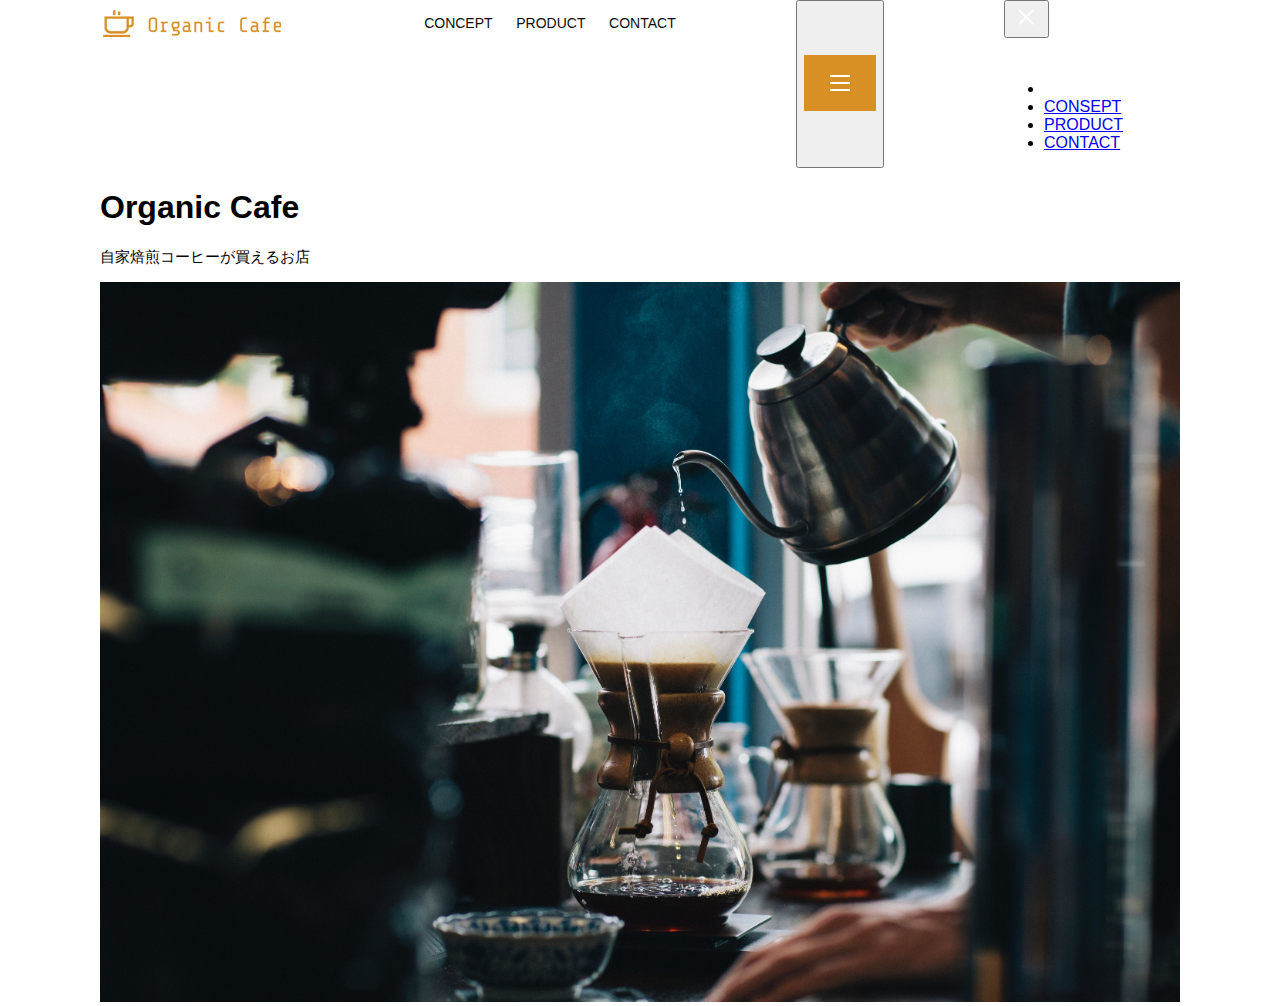
<file: kadai_013/index.html>
<!DOCTYPE html>
<html>
  <head>
    <title>Organic Cafe</title>
    <meta charset="UTF-8" />
    <meta
      name="description"
      content="自家焙煎のコーヒーがお家で楽しめるOrganic Cafe"
    />
    <meta name="viewport" content="width=device-width, initial-scale=1.0" />
    <link rel="stylesheet" href="style.css" />
  </head>
  <body>
    <!-- ヘッダー -->
    <header>
      <!-- ロゴ -->
      <a href="index.html" id="logo"
        ><img src="images/logo.png" alt="トップページに戻る"
      /></a>

      <!-- PC用ナビゲーション -->
      <nav id="nav-pc">
        <a href="index.html#concept">CONCEPT</a>
        <a href="index.html#product">PRODUCT</a>
        <a href="index.html#contact">CONTACT</a>
      </nav>
             <!-- スマホ用メニューボタン -->
             <button id="menu-sp" onclick="document.getElementById('nav-sp').style.display = 'block'">
              <img src="images/button-menu.png" alt="ナビゲーションを開く">
            </button>
            <!-- スマホ用ナビゲーション -->
        <div id="nav-sp">
          <button id="close" onclick="document.getElementById('nav-sp').style.display = 'none'">
            <img src="images/button-close.png" alt="ナビゲーションを閉じる">
          </button>
          <nav>
            <ul>
              <li>
                <a id="logo-sp" href="index.html" onclick="document.getElementById('nav-sp').style.display = 'none'"><img src="images/logo-sp.png" alt="トップページに戻る"></a>
              </li>
              <li><a class="menu" href="index.html#concept" onclick="document.getElementById('nav-sp').style.display = 'none'">CONSEPT</a></li>
              <li><a class="menu" href="index.html#product" onclick="document.getElementById('nav-sp').style.display = 'none'">PRODUCT</a></li>
              <li><a class="menu" href="index.html#contact" onclick="document.getElementById('nav-sp').style.display = 'none'">CONTACT</a></li>
            </ul>
          </nav>
        </div>
    </header>
    <main>
      <article>
        <!-- メインビジュアル -->
        <section id="main-visual">
          <div id="main-message">
            <h1>Organic Cafe</h1>
            <p>自家焙煎コーヒーが買えるお店</p>
          </div>
          <img
            src="images/main-image.jpg"
            alt="コーヒーをハンドドリップで淹れる画像"
          />
        </section>
      </article>
    </main>
  </body>
</html>
</file>
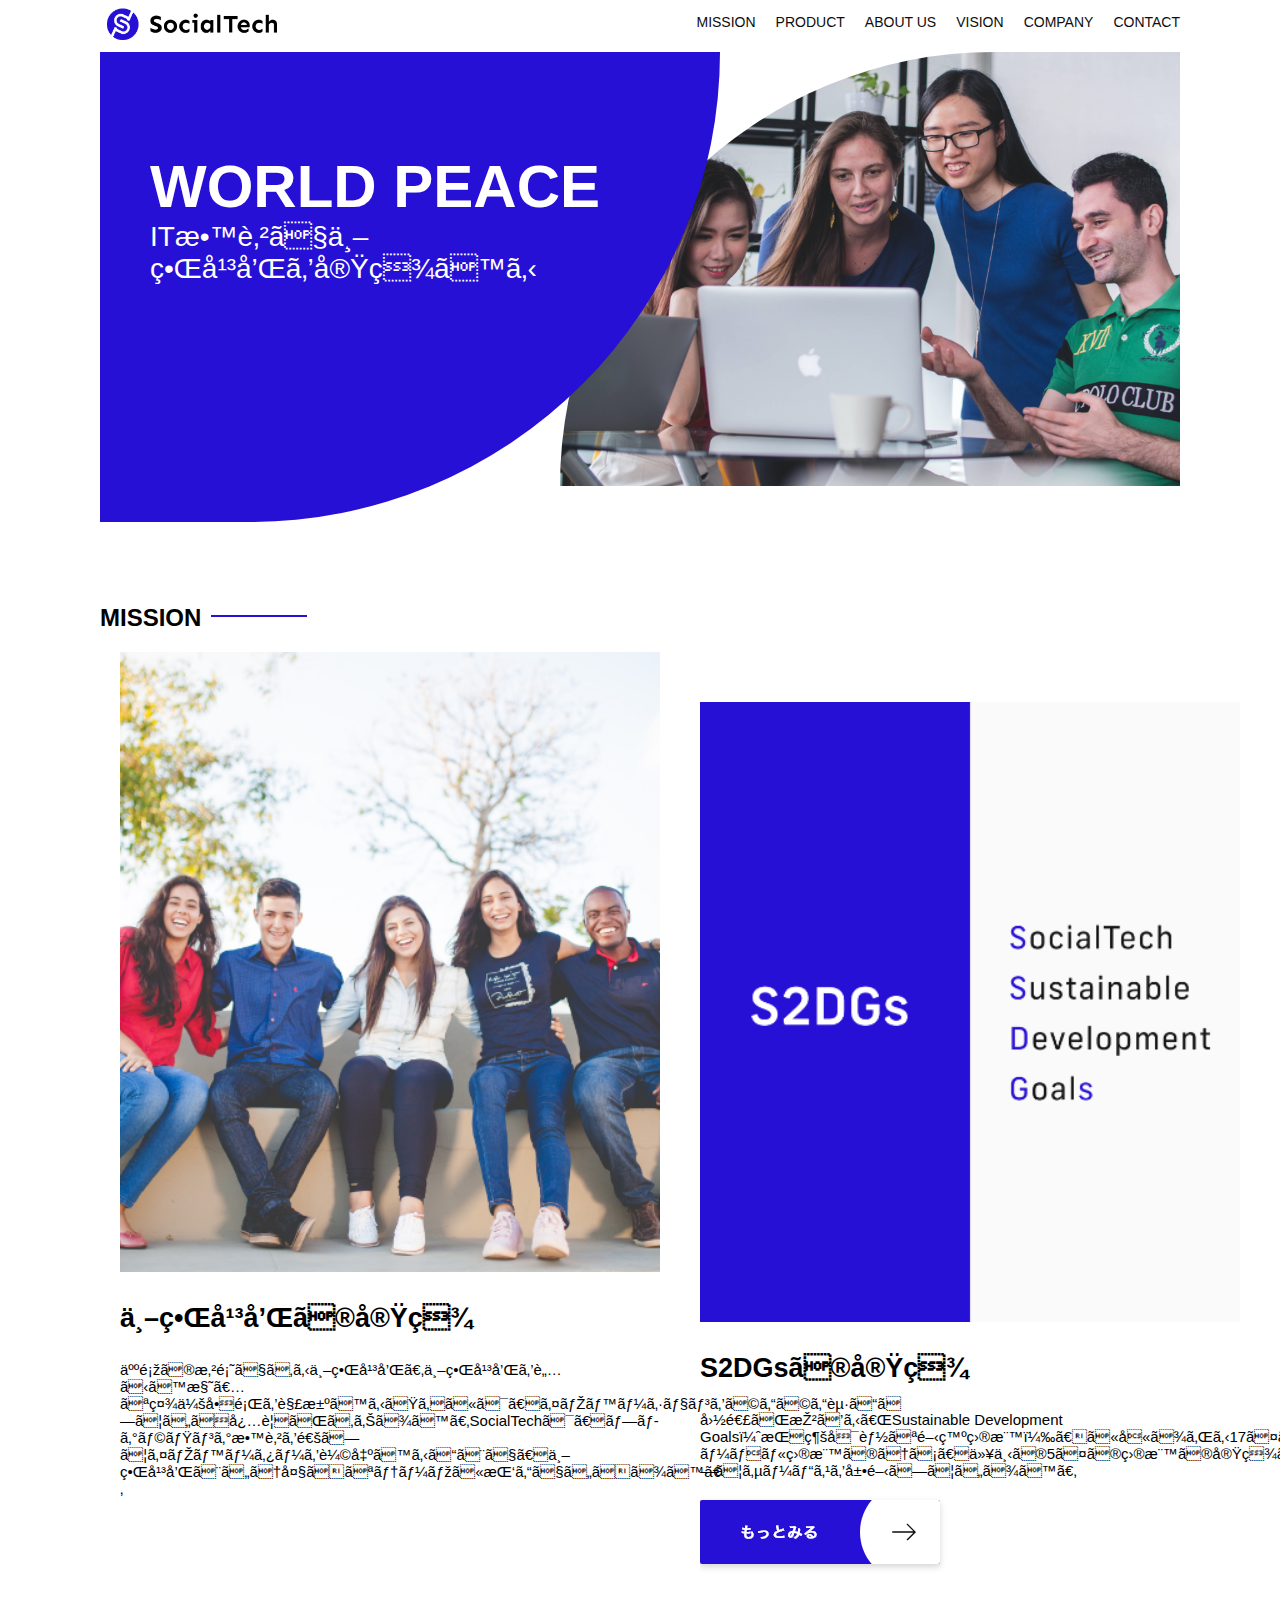
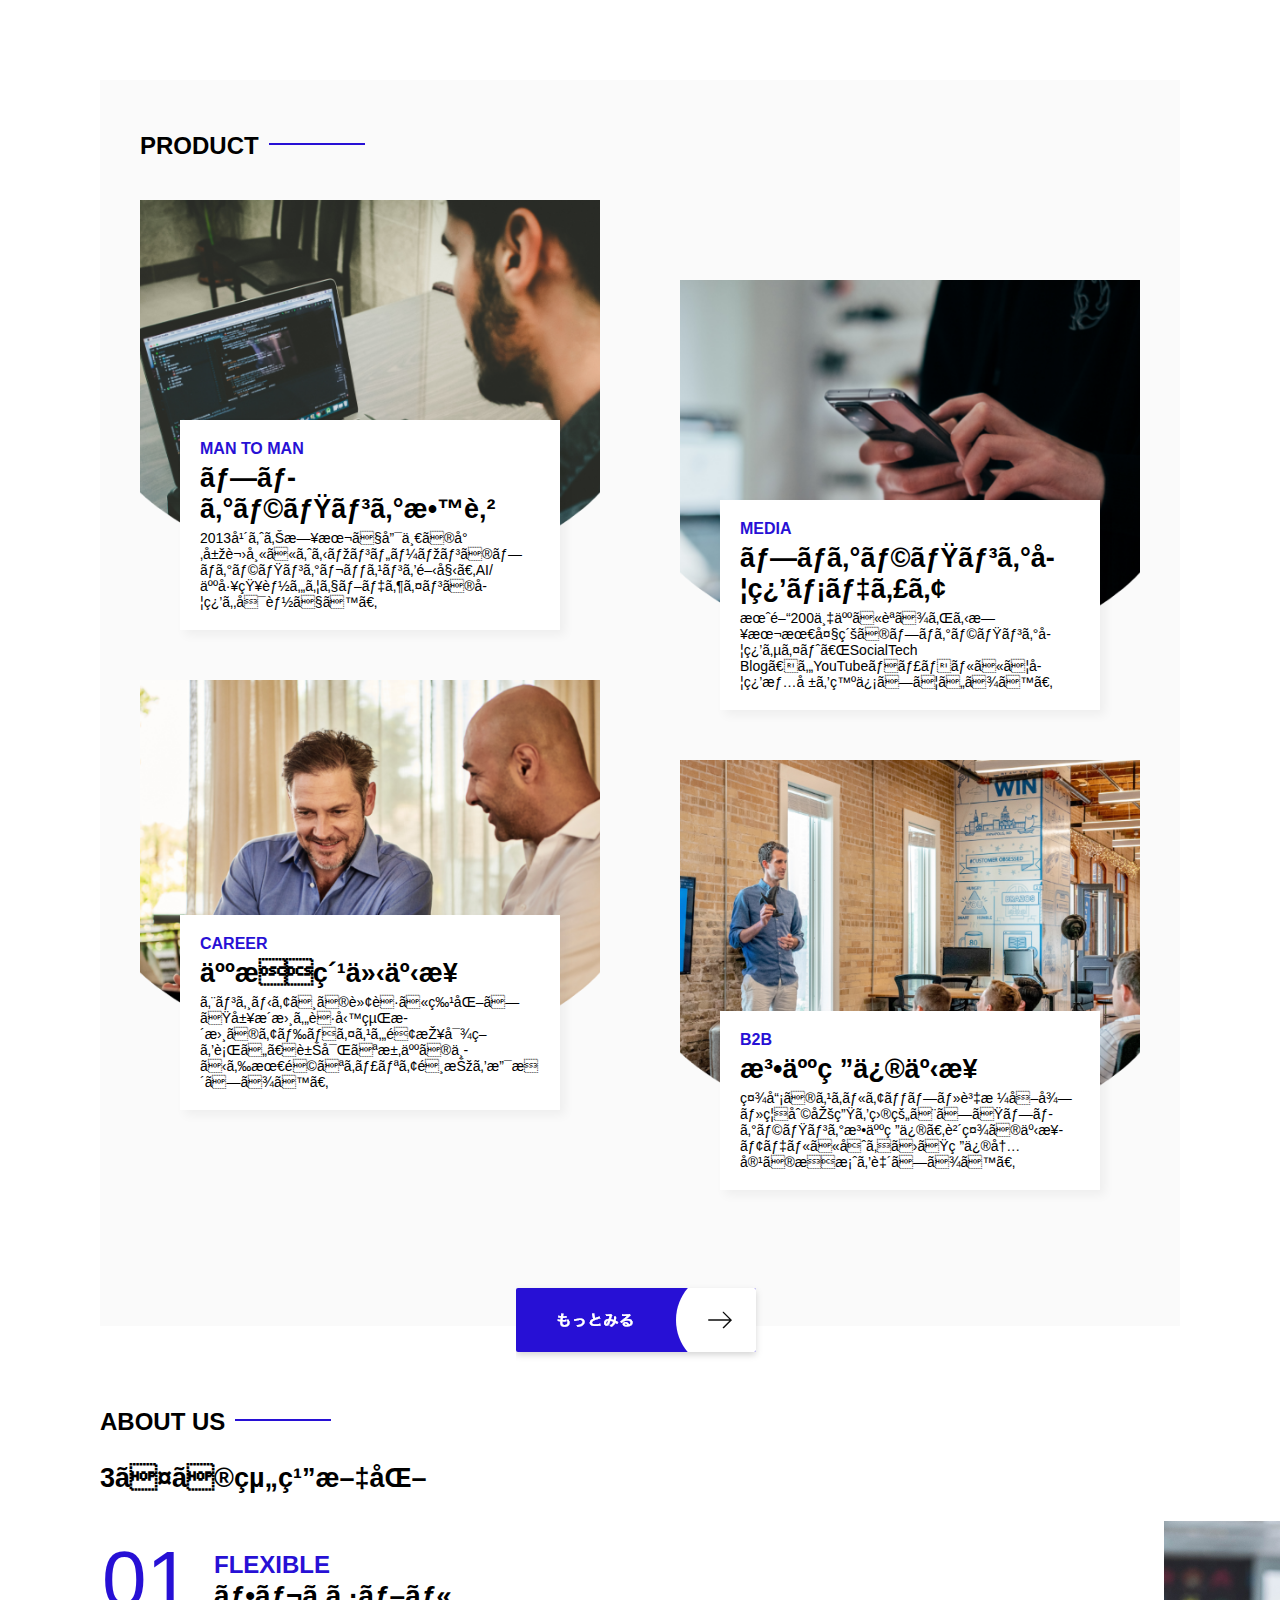
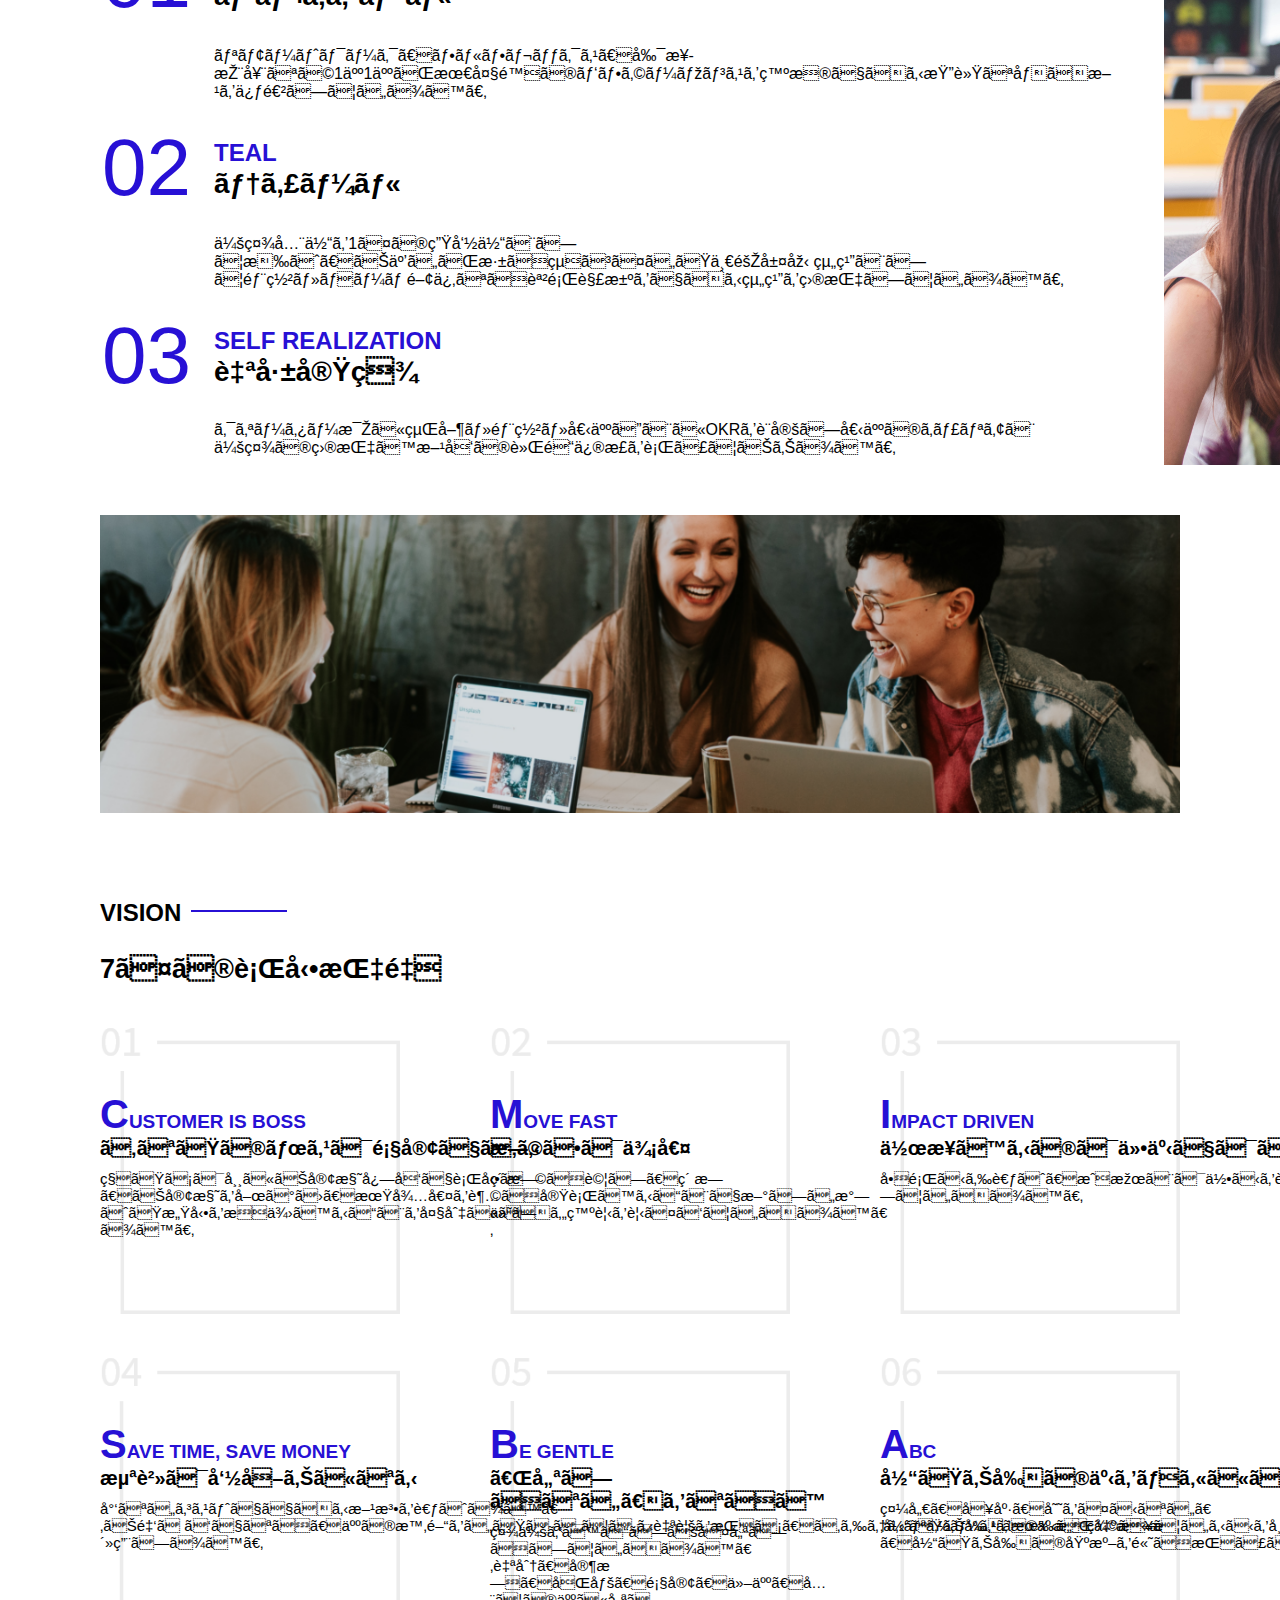
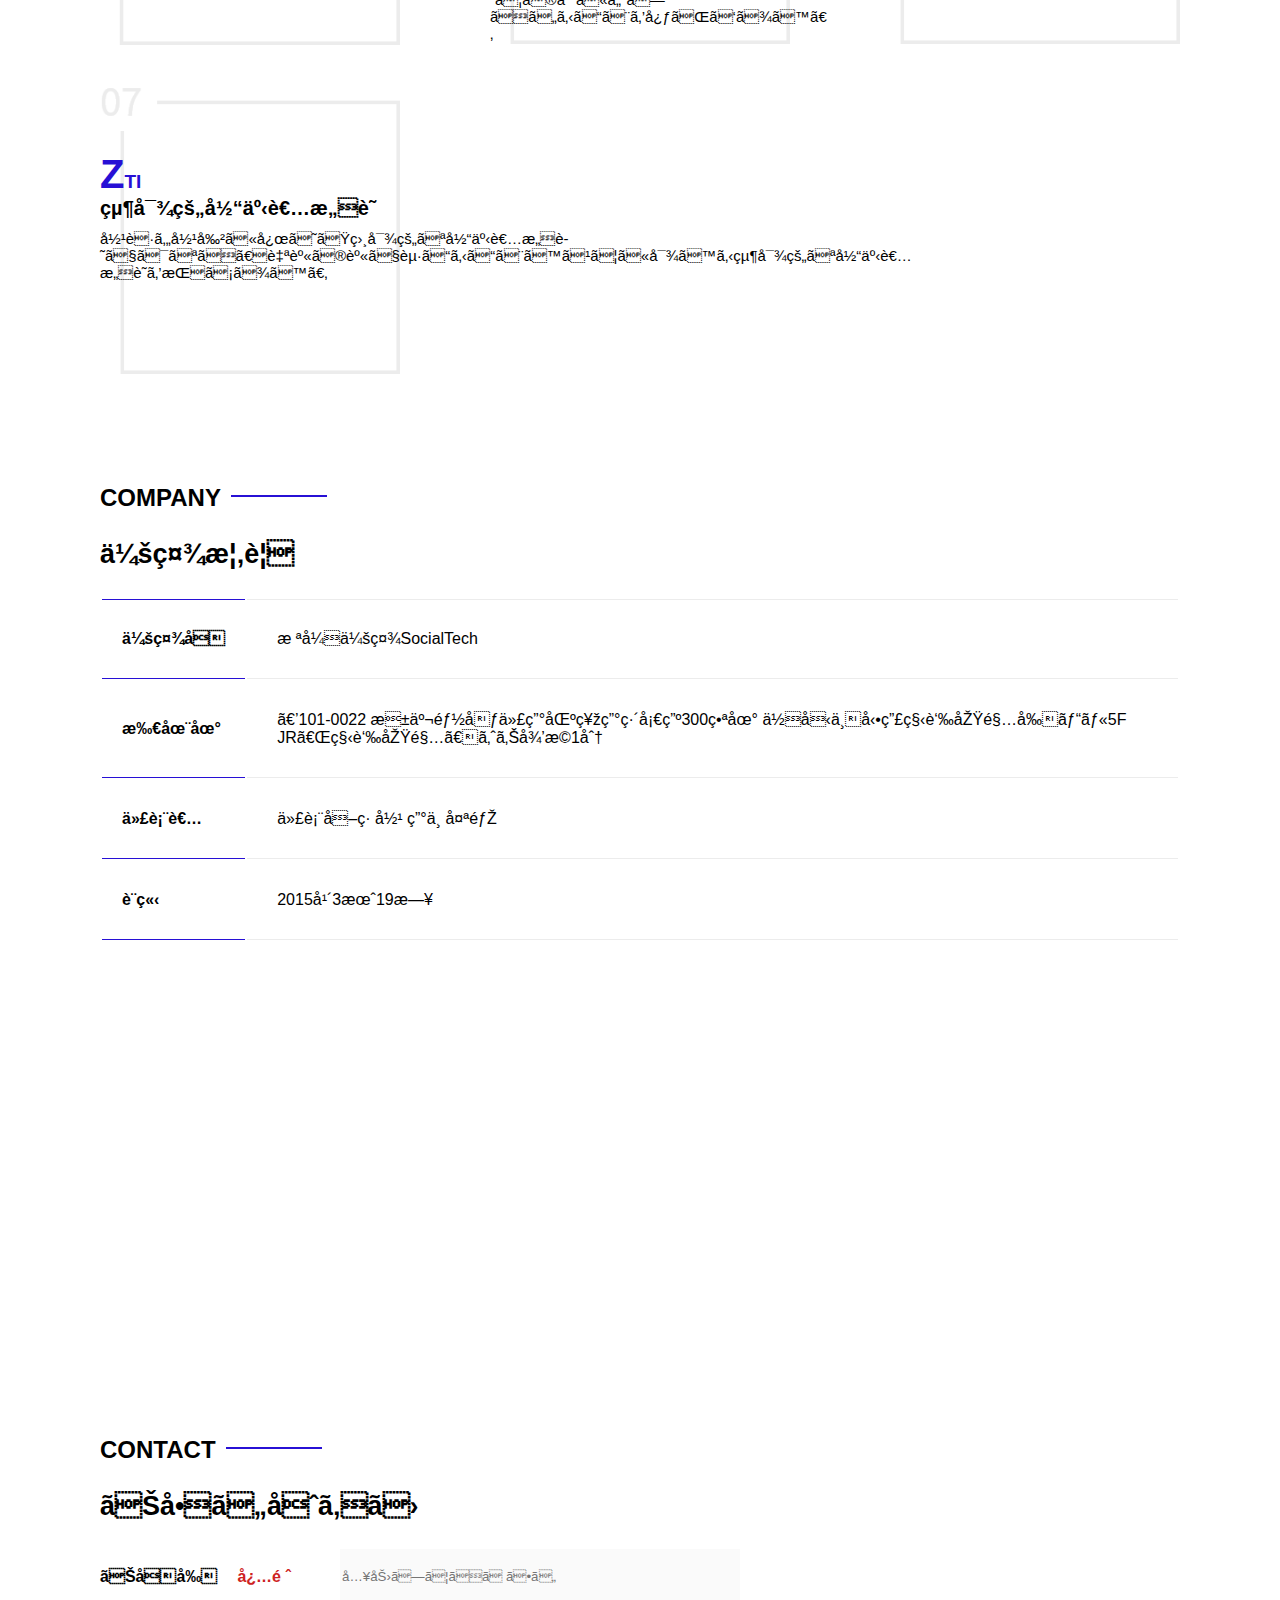
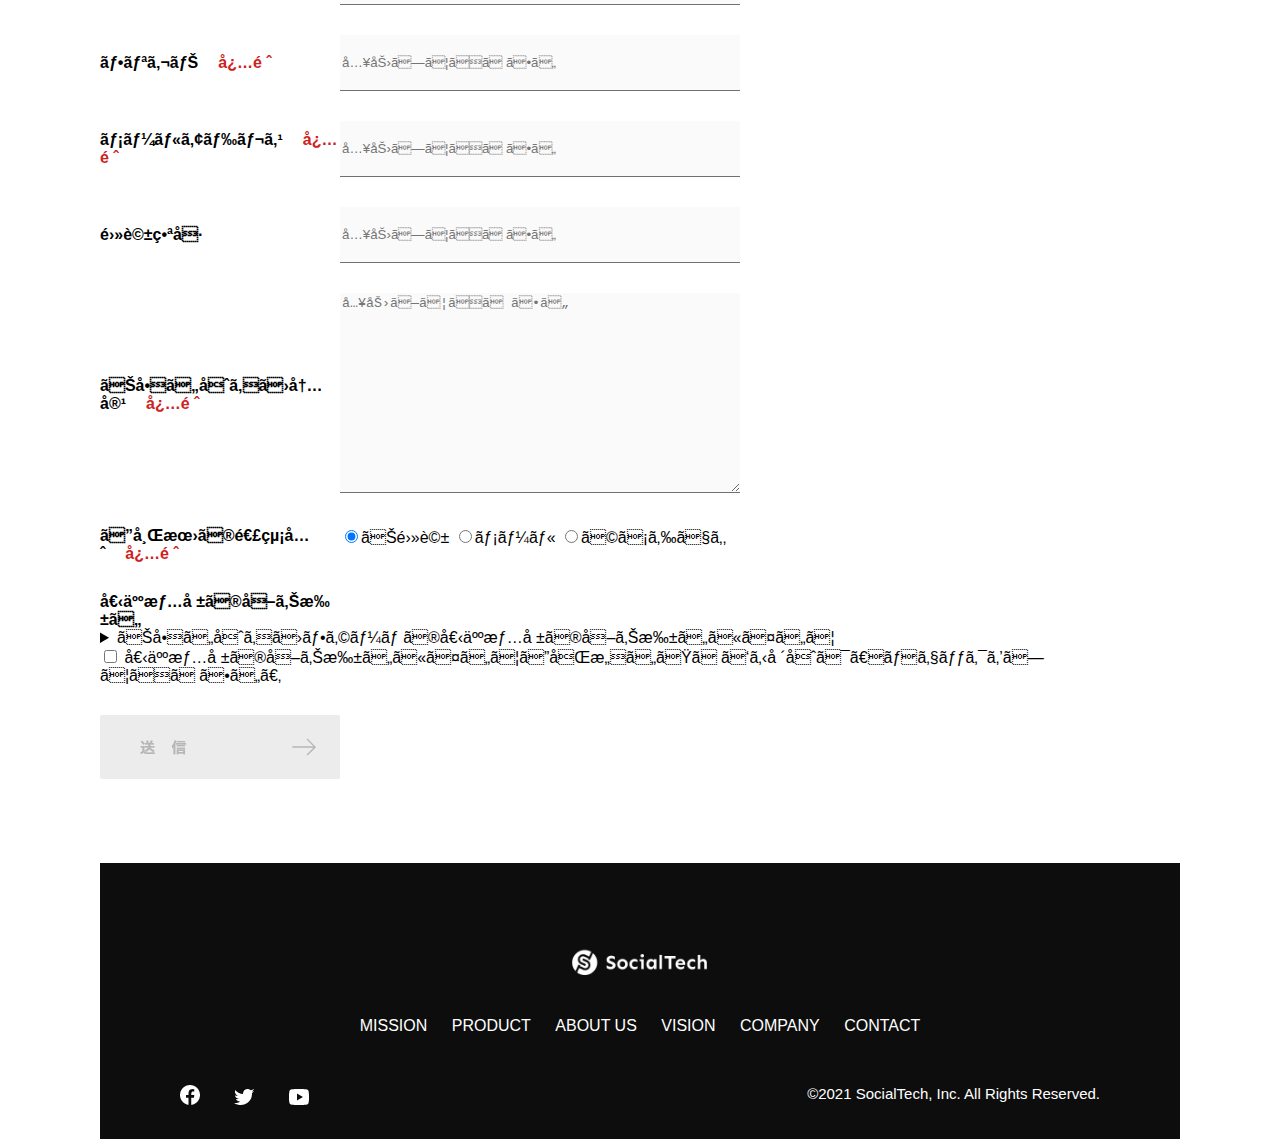
<file: kadai_tutorial_output/socialtech/index.html>
<!DOCTYPE html>
<html>
  <head>
    <title>SocialTech</title>
    <meta charset="UFT-8">
    <meta name="description" content="SocialTechはEdTech業界のリーディングカンパニーを目指します。">
    <meta name="viewport" content="width=device-width, initial-scale=1.0">
    <link rel="stylesheet" href="style.css">
  </head>
  <body>
      <!-- ヘッダー -->
      <header>
      <a href="index.html" id="logo">
        <img src="images/logo.png" alt="トップページに戻る">
      </a>
          <!-- PC用ナビゲーション -->
     <nav id="nav-pc">
        <ul>
         <li><a href="mission.html">MISSION</a></li>
         <li><a href="product.html">PRODUCT</a></li>
         <li><a href="index.html#aboutus">ABOUT US</a></li>
         <li><a href="index.html#vision">VISION</a></li>
         <li><a href="index.html#company">COMPANY</a></li>
         <li><a href="index.html#contact">CONTACT</a></li>
        </ul>
    </nav>
     <!-- スマホ用メニューボタン -->
     <button id="menu-sp" onclick="document.getElementById('nav-sp').style.display = 'block'">
      <img src="images/button-menu.png" alt="ナビゲーションを開く">
    </button>
    <!-- スマホ用ナビゲーション -->
    <div id="nav-sp">
      <button id="close" onclick="document.getElementById('nav-sp').style.display = 'none'">
        <img src="images/button-close.png" alt="ナビゲーションを閉じる">
      </button>

      <nav>
        <ul>
          <li>
            <a id="logo-sp" href="index.html" onclick="document.getElementById('nav-sp').style.display = 'none'"><img src="images/logo-sp.png" alt="トップページに戻る"></a>
          </li>
          <li><a class="menu" href="mission.html" onclick="document.getElementById('nav-sp').style.display = 'none'">MISSION</a></li>
          <li><a class="menu" href="product.html" onclick="document.getElementById('nav-sp').style.display = 'none'">PRODUCT</a></li>
          <li><a class="menu" href="index.html#aboutus" onclick="document.getElementById('nav-sp').style.display = 'none'">ABOUT US</a></li>
          <li><a class="menu" href="index.html#vision" onclick="document.getElementById('nav-sp').style.display = 'none'">VISION</a></li>
          <li><a class="menu" href="index.html#company" onclick="document.getElementById('nav-sp').style.display = 'none'">COMPANY</a></li>
          <li><a class="menu" href="index.html#contact" onclick="document.getElementById('nav-sp').style.display = 'none'">CONTACT</a></li>
        </ul>
      </nav>
      <div id="sns">
        <a href="https://www.facebook.com/sejuku2013">
          <img src="images/button-facebook.png" alt="Facebookのリンク">
        </a>
        <a href="https://twitter.com/samuraijuku">
          <img src="images/button-twitter.png" alt="Twitterのリンク">
        </a>
        <a href="https://www.youtube.com/channel/UCCFOQO5aDK0xXam4cUQXT8g">
          <img src="images/button-youtube.png" alt="YouTubeのリンク">
        </a>
      </div>
    </div>
  </header>
  <main>
    <article>
        <!-- メインビジュアル -->
        <section id="main-visual">
          <div id="main-message">
            <h1>WORLD PEACE</h1>
            <p>IT教育で世界平和を実現する</p>
        </div>
        <img src="images/index/index-main.png" alt="PCの周りに集まる多国籍の仲間たち">
        </section>
          <!-- ミッション -->
          <section id="mission">
            <h2 class="index-h2">MISSION</h2>
            <div id="mission-flex">
              <div>
                <img id="mission-photo" src="images/index/index-mission.png" alt="屋外のベンチで写真を撮影する多国籍の仲間たち">
                <h3>世界平和の実現</h3>
                <p>
                  人類の悲願である世界平和。世界平和を脅かす様々な社会問題を解決するためには、イノベーションをどんどん起こしていく必要があります。SocialTechは、プログラミング教育を通してイノベーターを輩出することで、世界平和という大きなテーマに挑んでいきます。
                </p>
              </div>
              <div>
                <img id="s2dgs" src="images/index/s2dgs.png" alt="S2DGs">
                <h3>S2DGsの実現</h3>
                <p>国連が掲げる「Sustainable Development Goals（持続可能な開発目標）」に含まれる17つのグローバル目標のうち、以下の5つの目標の実現をミッションとしてサービスを展開しています。</p>
                <a href="mission.html">
                  <img src="images/button-more.png" alt="もっとみる">
                </a>
              </div>
          </div>
          </section>
           <!-- プロダクト -->
       <section id="product">
        <h2 class="index-h2">PRODUCT</h2>
         <div class="product-flex">
          <div id="product-left">
            <div>
              <img class="product-photo" src="images/index/index-mantoman.png" alt="PCでコードを書く男性">
              <div class="product-explain">
                <span>MAN TO MAN</span>
                <h3>プログラミング教育</h3>
                <p>2013年より日本で唯一の専属講師によるマンツーマンのプログラミングレッスンを開始。AI/人工知能やウェブデザインの学習も可能です。</p>
              </div>
            </div>
            <div>
              <img class="product-photo" src="images/index/index-career.png" alt="笑顔で話し合う2人の男性">
              <div class="product-explain">
                <span>CAREER</span>
                <h3>人材紹介事業</h3>
                <p>エンジニアへの転職に特化した履歴書や職務経歴書のアドバイスや面接対策を行い、豊富な求人の中から最適なキャリア選択を支援します。</p>
              </div>
            </div>
          </div>
          <div id="product-right">
            <div>
              <img class="product-photo" src="images/index/index-media.png" alt="スマートフォンを操作する人">
              <div class="product-explain">
                <span>MEDIA</span>
                <h3>プログラミング学習メディア</h3>
                <p>月間200万人に読まれる日本最大級のプログラミング学習サイト「SocialTech Blog」やYouTubeチャネルにて学習情報を発信しています。</p>
              </div>
            </div>
            <div>
              <img class="product-photo" src="images/index/index-b2b.png" alt="講演中の男性とそれを聴く人々">
              <div class="product-explain">
                <span>B2B</span>
                <h3>法人研修事業</h3>
                <p>社員のスキルアップ・資格取得・福利厚生を目的としたプログラミング法人研修。貴社の事業モデルに合わせた研修内容の提案を致します。</p>
              </div>
            </div>
          </div>
        </div>
        <div id="product-more">
          <a href="product.html">
            <img src="images/button-more.png" alt="もっとみる">
          </a>
         </div>
       </section>
         <!--ABOUT US-->
         <section id="aboutus">
          <h2 class="index-h2">ABOUT US</h2>
          <h3>3つの組織文化</h3>
          <div>
            <table class="culture-table">
              <tr>
                <td class="culture-num">01</td>
                <th><span class="culture-en">FLEXIBLE</span><br>フレキシブル</th>
              </tr>
              <tr>
                <td>
                  <!--空のセル-->
                </td>
                <td class="culture-description">リモートワーク、フルフレックス、副業推奨など1人1人が最大限のパフォーマンスを発揮できる柔軟な働き方を促進しています。</td>
              </tr>
              <tr>
                <td class="culture-num">02</td>
                <th><span class="culture-en">TEAL</span><br>ティール</th>
              </tr>
              <tr>
                <td>
                  <!--空のセル-->
                </td>
                <td class="culture-description">会社全体を1つの生命体として捉え、お互いが深く結びついた一階層型 組織として部署・チーム関係なく課題解決をできる組織を目指しています。</td>
              </tr>
              <tr>
                <td class="culture-num">03</td>
                <th><span class="culture-en">SELF REALIZATION</span><br>自己実現</th>
              </tr>
              <tr>
                <td>
                  <!--空のセル-->
                </td>
                <td class="culture-description">クオーター毎に経営・部署・個人ごとにOKRを設定し個人のキャリアと 会社の目指す方向の軌道修正を行っております。</td>
              </tr>
            </table>
            <img class="culture-img" src="images/index/index-aboutus1.png" alt="笑顔で話し合う2人の女性">
          </div>
          <img class="culture-img2" src="images/index/index-aboutus2.png" alt="笑顔で話し合う3人の男女">
        </section>
        <!-- VISION -->
       <section id="vision">
        <h2 class="index-h2">VISION</h2>
        <h3>7つの行動指針</h3>
        <div>
          <div class="vision-box">
            <img src="images/index/vision-01.png" alt="01">
            <div>
              <h4>CUSTOMER IS BOSS</h4>
              <h5>あなたのボスは顧客である</h5>
              <p>私たちは常にお客様志向で行動し、お客様を喜ばせ、期待値を超えた感動を提供することを大切にします。</p>
            </div>
          </div>
          <div class="vision-box">
            <img src="images/index/vision-02.png" alt="02">
            <div>
                <h4>MOVE FAST</h4>
                <h5>早さは価値</h5>
                <p>素早く試し、素早く実行することで新しい気付きや発見を見つけていきます。</p>
            </div>
          </div>
          <div class="vision-box">
              <img src="images/index/vision-03.png" alt="03">
              <div>
                <h4>IMPACT DRIVEN</h4>
                <h5>作業するのは仕事ではない</h5>
                <p>問題から考え、成果とは何かを考え続け、インパクトのある成果を生むために仕事をしていきます。</p>
              </div>
          </div>
          <div class="vision-box">
              <img src="images/index//vision-04.png" alt="04">
              <div>
                <h4>SAVE TIME, SAVE MONEY</h4>
                <h5>浪費は命取りになる</h5>
                <p>少ないコストでできる方法を考えます。お金だけでなく、人の時間をいただいている自覚を持ち、あらゆるリソースを有意義に活用します。</p>
              </div>
          </div>
          <div class="vision-box">
              <img src="images/index/vision-05.png" alt="05">
              <div>
                <h4>BE GENTLE</h4>
                <h5>「優しくない」をなくす</h5>
                <p>社会をすこしずつ優しくしていきます。自分、家族、同僚、顧客、他人、全ての人に優しくいることを心がけます。</p>
              </div>
          </div>
          <div class="vision-box">
              <img src="images/index/vision-06.png" alt="06">
              <div>
                <h4>ABC</h4>
                <h5>当たり前の事をバカにせずにちゃんとやる</h5>
                <p>礼儀、健康、嘘をつかない。当たり前の事が出来ているかを常に自問し、当たり前の基準を高く持って行動します。</p>
              </div>
          </div>
          <div class="vision-box">
              <img src="images/index/vision-07.png" alt="07">
              <div>
                <h4>ZTI</h4>
                <h5>絶対的当事者意識</h5>
                <p>役職や役割に応じた相対的な当事者意識ではなく、自身の身で起こることすべてに対する絶対的な当事者意識を持ちます。</p>
              </div>
          </div>
        </div>
      </section>
       <!-- COMPANY -->
       <section id="company">
        <h2 class="index-h2">COMPANY</h2>
        <h3>会社概要</h3>
        <table id="company-table">
          <tr>
            <th class="tableheader tableheader-first">会社名</th>
            <td class="cell cell-first">株式会社SocialTech</td>
          </tr>
          <tr>
            <th class="tableheader">所在地</th>
            <td class="cell">〒101-0022 東京都千代田区神田練塀町300番地 住友不動産秋葉原駅前ビル5F<br>JR「秋葉原駅」より徒歩1分</td>
          </tr>
          <tr>
            <th class="tableheader">代表者</th>
            <td class="cell">代表取締役 田中 太郎</td>
          </tr>
          <tr>
            <th class="tableheader">設立</th>
            <td class="cell">2015年3月19日</td>
          </tr>
        </table>
        <iframe src="https://www.google.com/maps/embed?pb=!1m18!1m12!1m3!1d3240.0688551336807!2d139.7720776771055!3d35.69992317258124!2m3!1f0!2f0!3f0!3m2!1i1024!2i768!4f13.1!3m3!1m2!1s0x60188fee13660e23%3A0x77137876edf742ac!2z5L2P5Y-L5LiN5YuV55Sj56eL6JGJ5Y6f6aeF5YmN44OT44Or!5e0!3m2!1sja!2sjp!4v1704858013291!5m2!1sja!2sjp" 
        style="border: 0" allowfullscreen="" loading="lazy">
        </iframe>
      </section>
          <!-- お問い合わせフォーム -->
          <section id="contact">
            <h2 class="index-h2">CONTACT</h2>
            <h3>お問い合わせ</h3>
            <form>
              <div>
                <div class="contact-heading">
                  <label class="contact-label">お名前<span class="contact-span">必須</span></label>
                </div>
                <div>
                  <input type="text" name="name" placeholder="入力してください" class="contact-textbox">
                </div>
              </div>
              <div>
                <div class="contact-heading">
                  <label class="contact-label">フリガナ<span class="contact-span">必須</span></label>
                </div>
                <div>
                  <input type="text" name="hurigana" placeholder="入力してください" class="contact-textbox">
                </div>
              </div>
              <div>
                <div class="contact-heading">
                  <label class="contact-label">メールアドレス<span class="contact-span">必須</span></label>
                </div>
                <div>
                  <input type="text" name="email" placeholder="入力してください" class="contact-textbox">
                </div>
              </div>
              <div>
                <div class="contact-heading">
                  <label class="contact-label">電話番号</label>
                </div>
                <div>
                  <input type="text" name="tel" placeholder="入力してください" class="contact-textbox">
                </div>
              </div>
              <div>
                <div class="contact-heading">
                  <label class="contact-label">お問い合わせ内容<span class="contact-span">必須</span></label>
                </div>
                <div>
                  <textarea class="contact-textarea" placeholder="入力してください" name="message"></textarea>
                </div>
              </div>
            </div>
            <div>
              <div class="contact-heading">
                <label class="contact-label">ご希望の連絡先<span class="contact-span">必須</span></label>
              </div>
              <div>
                <input class="radiobutton" type="radio" value="tel" name="contact" checked><label>お電話</label>
                <input class="radiobutton" type="radio" value="mail" name="contact"><label>メール</label>
                <input class="radiobutton" type="radio" value="both" name="contact"><label>どちらでも</label>
              </div>
            </div>
            <div>
              <div class="contact-heading">
                <label class="contact-label">個人情報の取り扱い</label>
              </div>
              <div>
                <details>
                  <summary>お問い合わせフォームの個人情報の取り扱いについて</summary>
                  <div>
                    <dl>
                      <dt>１．組織の名称又は氏名</dt>
                      <dd>株式会社SocialTech</dd>
                      <dt>２．個人情報保護管理者（若しくはその代理人）の氏名又は職名、所属及び連絡先</dt>
                      <dd>
                        <p>鈴木 一郎 コーポレート部</p>
                        <p>メールアドレス：samurai@example.com</p>
                        <p>TEL：03-1234-5678</p>
                      </dd>
                      <dt>３．個人情報の利用目的</dt>
                      <dd>
                        <ul>
                          <li>本サービス及び本サービスに関連する情報の提供又はそれらに関する連絡のため</li>
                          <li>ユーザーの本人確認のため</li>
                          <li>当社サービスのご案内のため</li>
                          <li>当社の商品等の広告または宣伝（電子メールによるものを含むものとします。）</li>
                        </ul>
                      </dd>
                      <dt>４．個人情報の取り扱い業務の委託</dt>
                      <dd>個人情報の取扱業務の全部または一部を外部に業務委託する場合があります。その際、弊社は、個人情報を適切に保護できる管理体制を敷き実行していることを条件として委託先を厳選したうえで、機密保持契約を委託先と締結し、お客様の個人情報を厳密に管理させます。</dd>
                      <dt>５．個人情報の開示等の請求</dt>
                      <dd>
                        お客様は、弊社に対してご自身の個人情報の開示等（利用目的の通知、開示、内容の訂正・追加・削除、利用の停止または消去、第三者への提供の停止）に関して、当社問合わせ窓口に申し出ることができます。<br>
                        その際、弊社はお客様ご本人を確認させていただいたうえで、合理的な期間内に対応いたします。<br>
                        なお、個人情報に関する弊社問合わせ先は、次の通りです。
                      </dd>
                      <dd>
                        <p>株式会社SocialTech　個人情報問合せ窓口</p>
                        <p>〒150-0043　東京都千代田区神田練塀町300番地 住友不動産秋葉原駅前ビル5F</p>
                        <p>メールアドレス：samurai@example.com　TEL：03-1234-5678</p>
                      </dd>
                      <dt>６．個人情報を提供されることの任意性について</dt>
                      <dd>お客様がご自身の個人情報を弊社に提供されるか否かは、お客様のご判断によりますが、もしご提供されない場合には、適切なサービスが提供できない場合がありますので予めご了承ください。</dd>
                    </dl>
                  </div>
                </details>
                <input type="checkbox" name="agree">
                <span>個人情報の取り扱いについてご同意いただける場合は、チェックをしてください。</span>
              </div>
            </div>
            <input type="image" src="images/button-submit.png" alt="送信する">
            </form>
          </section>
    </article>
  </main>
  <footer>
    <div id="footer-logo">
      <img src="images/logo-sp.png" alt="SocialTech">
    </div>
    <div id="footer-link">
      <a href="mission.html">MISSION</a>
      <a href="product.html">PRODUCT</a>
      <a href="index.html#aboutus">ABOUT US</a>
      <a href="index.html#vision">VISION</a>
      <a href="index.html#company">COMPANY</a>
      <a href="index.html#contact">CONTACT</a>
    </div>
    <div id="sns-footer">
      <div class="sns-btns">
        <a href="https://www.facebook.com/sejuku2013"><img src="images/button-facebook.png" alt="Facebookのリンク"></a>
        <a href="https://twitter.com/samuraijuku"><img src="images/button-twitter.png" alt="Twitterのリンク"></a>
        <a href="https://www.youtube.com/channel/UCCFOQO5aDK0xXam4cUQXT8g"><img src="images/button-youtube.png" alt="YouTubeのリンク"></a>
      </div>
      <p id="copyright">&copy;2021 SocialTech, Inc. All Rights Reserved.</p>
    </div>
  </footer>
  </body>
  </html>
</file>
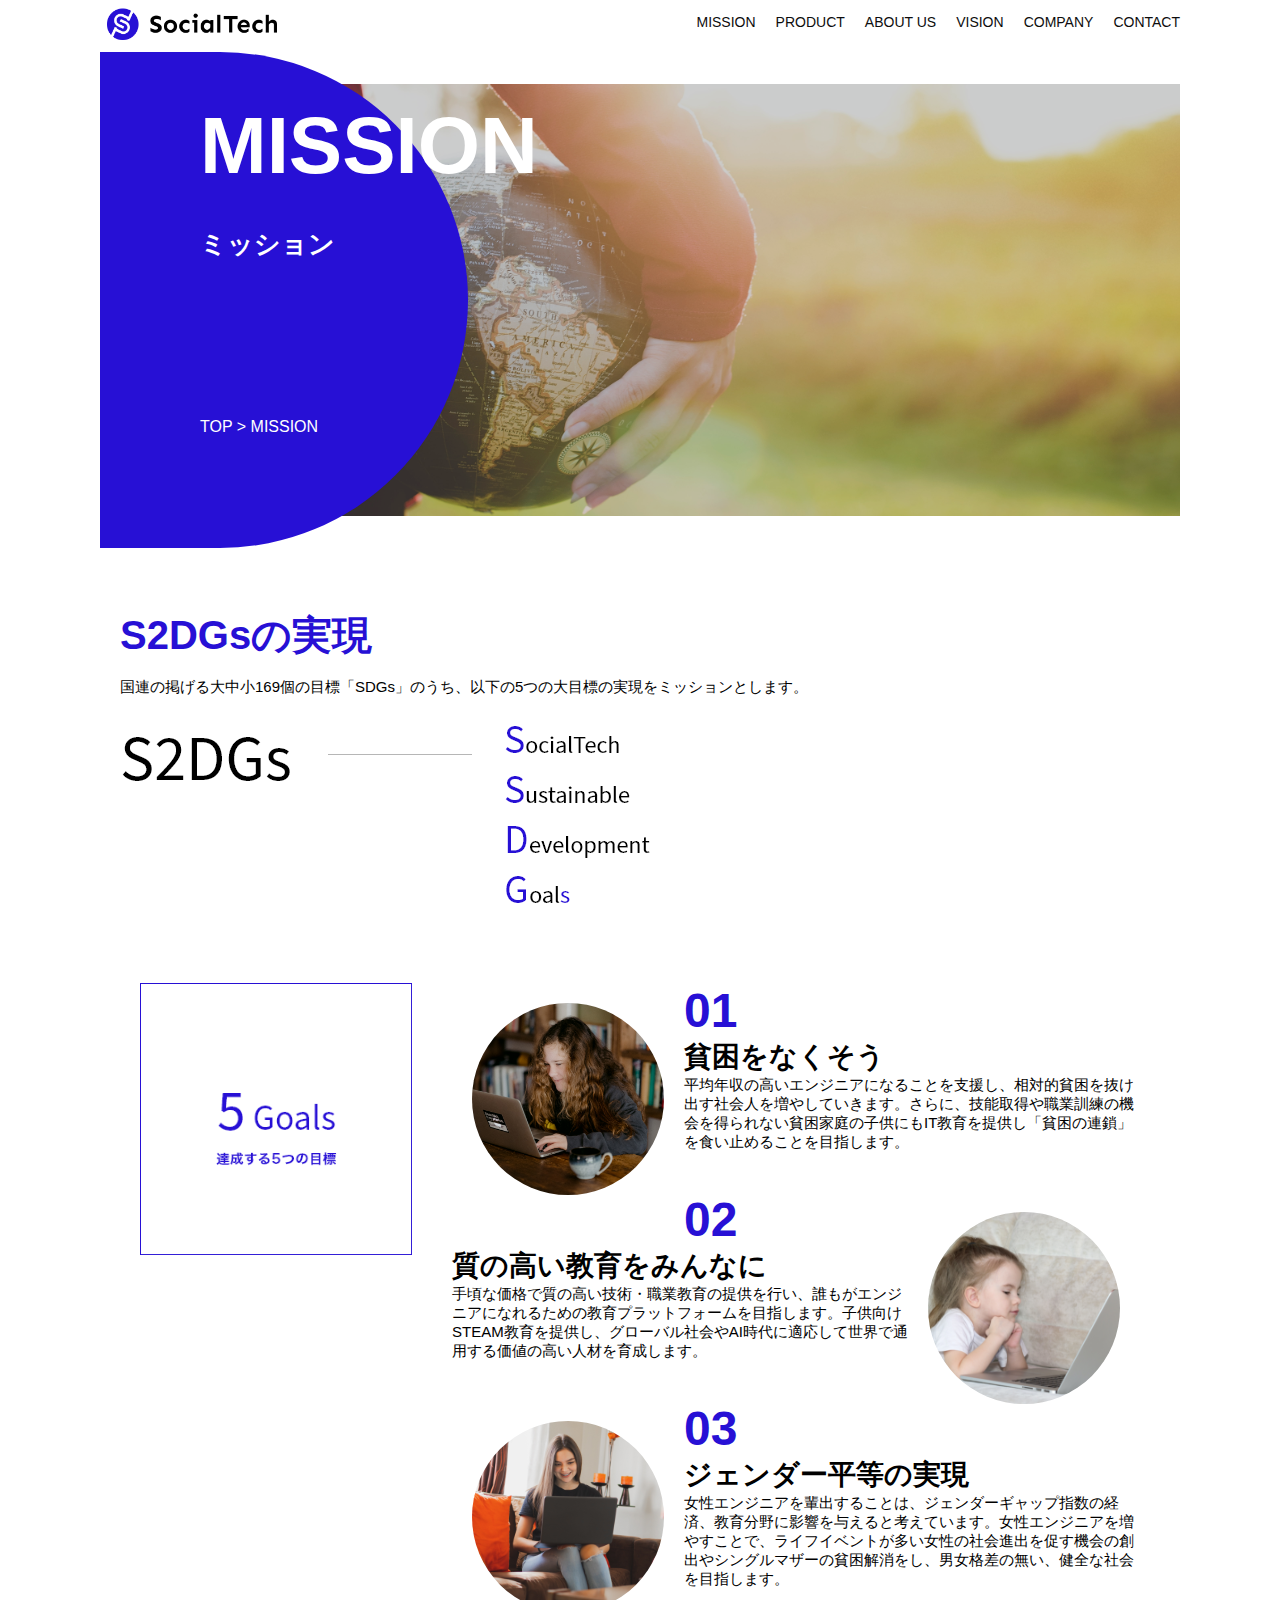
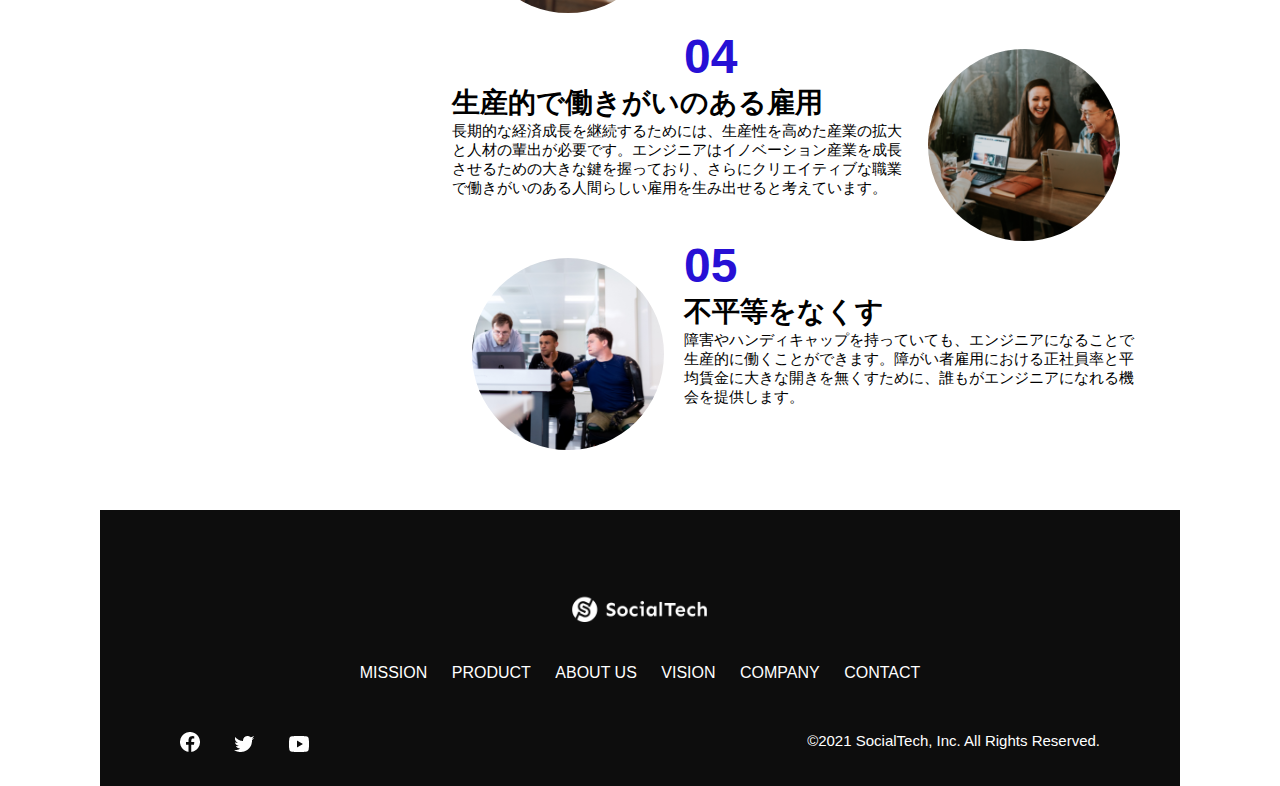
<file: kadai_tutorial_output/socialtech/misson.html>
<!DOCTYPE html>
  <html>
    <head>
      <title>SocialTech - MISSION ミッション -</title>
      <meta charset="utf-8">
      <meta name="description" content="SocialTechが目指す5つの目標（S2DGs）を紹介します">
      <meta name="viewport" content="width=device-width, initial-scale=1.0">
      <link rel="stylesheet" href="style.css">
    </head>
  
    <body>
      <!-- ヘッダー -->
      <header>
        <!-- ロゴ -->
        <a href="index.html" id="logo">
          <img src="images/logo.png" alt="トップページに戻る">
        </a>
  
        <!-- PC用ナビゲーション -->
        <nav id="nav-pc">
          <ul>
            <li><a href="mission.html">MISSION</a></li>
            <li><a href="product.html">PRODUCT</a></li>
            <li><a href="index.html#aboutus">ABOUT US</a></li>
            <li><a href="index.html#vision">VISION</a></li>
            <li><a href="index.html#company">COMPANY</a></li>
            <li><a href="index.html#contact">CONTACT</a></li>
          </ul>
        </nav>
  
        <!-- スマホ用メニューボタン -->
        <button id="menu-sp" onclick="document.getElementById('nav-sp').style.display = 'block'">
          <img src="images/button-menu.png" alt="ナビゲーションを開く">
        </button>
  
        <!-- スマホ用ナビゲーション -->
        <div id="nav-sp">
          <button id="close" onclick="document.getElementById('nav-sp').style.display = 'none'">
            <img src="images/button-close.png" alt="ナビゲーションを閉じる">
          </button>
  
          <nav>
            <ul>
              <li>
                <a id="logo-sp" href="index.html" onclick="document.getElementById('nav-sp').style.display = 'none'"><img src="images/logo-sp.png" alt="トップページに戻る"></a>
              </li>
              <li><a class="menu" href="mission.html" onclick="document.getElementById('nav-sp').style.display = 'none'">MISSION</a></li>
              <li><a class="menu" href="product.html" onclick="document.getElementById('nav-sp').style.display = 'none'">PRODUCT</a></li>
              <li><a class="menu" href="index.html#aboutus" onclick="document.getElementById('nav-sp').style.display = 'none'">ABOUT US</a></li>
              <li><a class="menu" href="index.html#vision" onclick="document.getElementById('nav-sp').style.display = 'none'">VISION</a></li>
              <li><a class="menu" href="index.html#company" onclick="document.getElementById('nav-sp').style.display = 'none'">COMPANY</a></li>
              <li><a class="menu" href="index.html#contact" onclick="document.getElementById('nav-sp').style.display = 'none'">CONTACT</a></li>
            </ul>
          </nav>
          <div id="sns">
            <a href="https://www.facebook.com/sejuku2013">
              <img src="images/button-facebook.png" alt="Facebookのリンク">
            </a>
            <a href="https://twitter.com/samuraijuku">
              <img src="images/button-twitter.png" alt="Twitterのリンク">
            </a>
            <a href="https://www.youtube.com/channel/UCCFOQO5aDK0xXam4cUQXT8g">
              <img src="images/button-youtube.png" alt="YouTubeのリンク">
            </a>
          </div>
        </div>
      </header>
  
      <main>
        <article>
          <section id="mission-main">
            <div class="mission-main-inner">
              <div id="mission-title">
                <h1>MISSION<br><span>ミッション</span></h1>
                <p>TOP > MISSION</p>
              </div>
            </div>
          </section>
          <section id="mission-s2dgs">
            <h2 class="mission-h2">S2DGsの実現</h2>
            <p>国連の掲げる大中小169個の目標「SDGs」のうち、以下の5つの大目標の実現をミッションとします。</p>
            <img src="images/mission/mission-s2dgs.png" alt="S2DGs">
          </section>
          <section id="mission-five-goals">
            <div class="five-goals-image">
              <img src="images/mission/mission-5goals.png" alt="5Goals">
            </div>
            <div class="five-goals-read">
              <div>
                <img class="fivegoals-image-left" src="images/mission/mission-5goals01.png" alt="PCを操作する女の子">
                <span class="fivegoals-number">01</span>
                <h3 class="fivegoals-h3">貧困をなくそう</h3>
                <p class="fivegoals-p">平均年収の高いエンジニアになることを支援し、相対的貧困を抜け出す社会人を増やしていきます。さらに、技能取得や職業訓練の機会を得られない貧困家庭の子供にもIT教育を提供し「貧困の連鎖」を食い止めることを目指します。</p>
              </div>
              <div>
                <img class="fivegoals-image-right" src="images/mission/mission-5goals02.png" alt="PCを見つめる小さい女の子">
                <span class="fivegoals-number">02</span>
                <h3 class="fivegoals-h3">質の高い教育をみんなに</h3>
                <p class="fivegoals-p">手頃な価格で質の高い技術・職業教育の提供を行い、誰もがエンジニアになれるための教育プラットフォームを目指します。子供向けSTEAM教育を提供し、グローバル社会やAI時代に適応して世界で通用する価値の高い人材を育成します。</p>
              </div>
              <div>
                <img class="fivegoals-image-left" src="images/mission/mission-5goals03.png" alt="PCを操作する女性">
  
                <span class="fivegoals-number">03</span>
                <h3 class="fivegoals-h3">ジェンダー平等の実現</h3>
                <p class="fivegoals-p">女性エンジニアを輩出することは、ジェンダーギャップ指数の経済、教育分野に影響を与えると考えています。女性エンジニアを増やすことで、ライフイベントが多い女性の社会進出を促す機会の創出やシングルマザーの貧困解消をし、男女格差の無い、健全な社会を目指します。</p>
              </div>
              <div>
                <img class="fivegoals-image-right" src="images/mission/mission-5goals04.png" alt="笑顔で話し合う3人の男女">
                <span class="fivegoals-number">04</span>
                <h3 class="fivegoals-h3">生産的で働きがいのある雇用</h3>
                <p class="fivegoals-p">長期的な経済成長を継続するためには、生産性を高めた産業の拡大と人材の輩出が必要です。エンジニアはイノベーション産業を成長させるための大きな鍵を握っており、さらにクリエイティブな職業で働きがいのある人間らしい雇用を生み出せると考えています。</p>
              </div>
              <div>
                <img class="fivegoals-image-left" src="images/mission/mission-5goals05.png" alt="障害を持つ男性が生き生きと働く様子">
                <span class="fivegoals-number">05</span>
                <h3 class="fivegoals-h3">不平等をなくす</h3>
                <p class="fivegoals-p">障害やハンディキャップを持っていても、エンジニアになることで生産的に働くことができます。障がい者雇用における正社員率と平均賃金に大きな開きを無くすために、誰もがエンジニアになれる機会を提供します。</p>
              </div>
            </div>
          </section>
        </article>
      </main>
  
      <footer>
        <div id="footer-logo">
          <img src="images/logo-sp.png" alt="SocialTech">
        </div>
        <div id="footer-link">
          <a href="mission.html">MISSION</a>
          <a href="product.html">PRODUCT</a>
          <a href="index.html#aboutus">ABOUT US</a>
          <a href="index.html#vision">VISION</a>
          <a href="index.html#company">COMPANY</a>
          <a href="index.html#contact">CONTACT</a>
        </div>
        <div id="sns-footer">
          <div class="sns-btns">
            <a href="https://www.facebook.com/sejuku2013"><img src="images/button-facebook.png" alt="Facebookのリンク"></a>
            <a href="https://twitter.com/samuraijuku"><img src="images/button-twitter.png" alt="Twitterのリンク"></a>
            <a href="https://www.youtube.com/channel/UCCFOQO5aDK0xXam4cUQXT8g"><img src="images/button-youtube.png" alt="YouTubeのリンク"></a>
          </div>
          <p id="copyright">&copy;2021 SocialTech, Inc. All Rights Reserved.</p>
        </div>
      </footer>
  
    </body>
  </html>
</file>
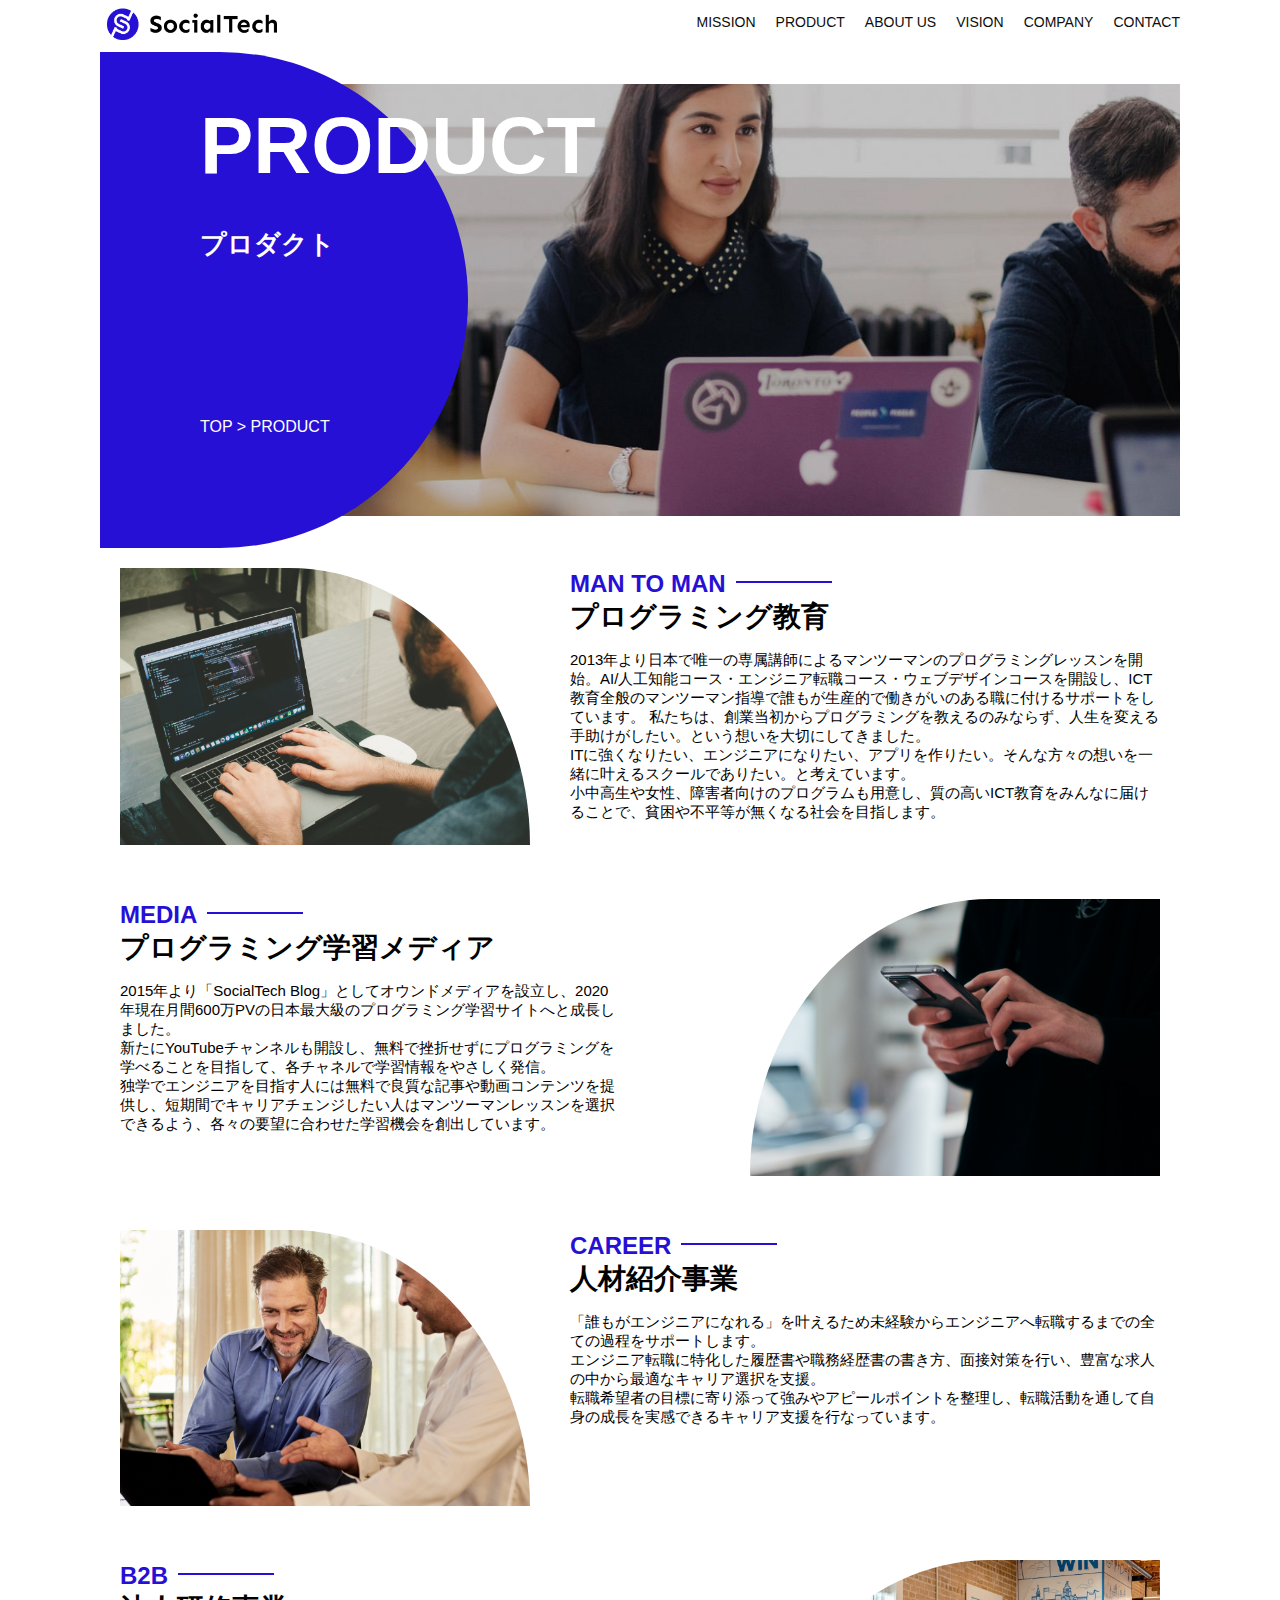
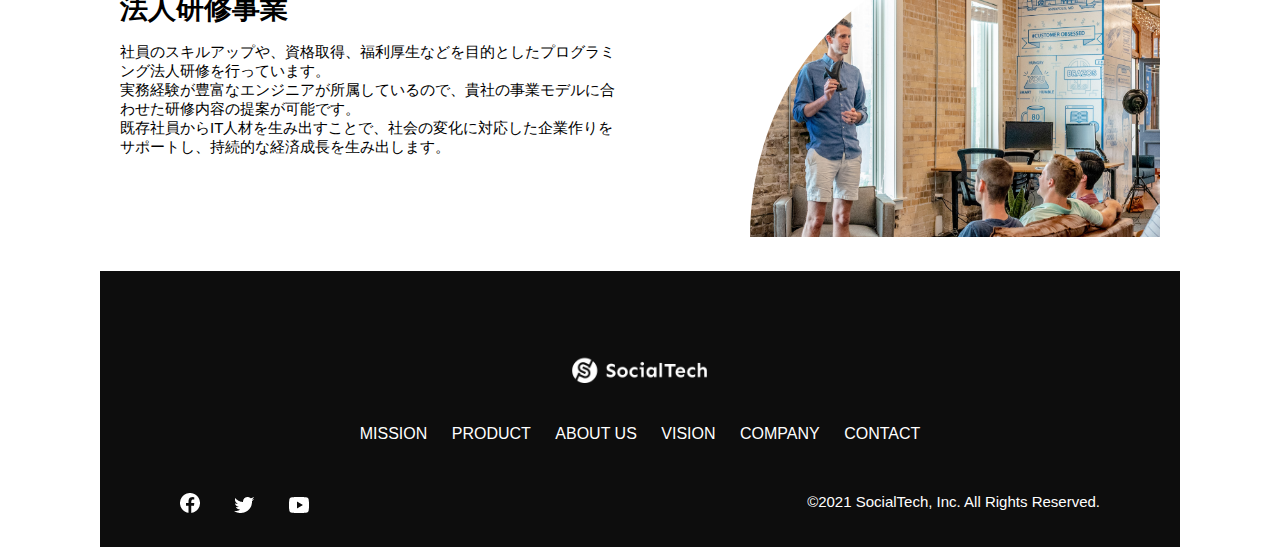
<file: kadai_tutorial_output/socialtech/product.html>
<!DOCTYPE html>
<html>
  <head>
    <title>SocialTech -PRODUCT プロダクト-</title>
    <meta charset="utf-8">
    <meta name="description" content="SocialTechの4つのプロダクトを紹介します">
    <meta name="viewport" content="width=device-width, initial-scale=1.0">
    <link rel="stylesheet" href="style.css">
  </head>

  <body>
    <!-- ヘッダー -->
    <header>
      <!-- ロゴ -->
      <a href="index.html" id="logo">
        <img src="images/logo.png" alt="トップページに戻る">
      </a>

      <!-- PC用ナビゲーション -->
      <nav id="nav-pc">
        <ul>
          <li><a href="mission.html">MISSION</a></li>
          <li><a href="product.html">PRODUCT</a></li>
          <li><a href="index.html#aboutus">ABOUT US</a></li>
          <li><a href="index.html#vision">VISION</a></li>
          <li><a href="index.html#company">COMPANY</a></li>
          <li><a href="index.html#contact">CONTACT</a></li>
        </ul>
      </nav>

      <!-- スマホ用メニューボタン -->
      <button id="menu-sp" onclick="document.getElementById('nav-sp').style.display = 'block'">
        <img src="images/button-menu.png" alt="ナビゲーションを開く">
      </button>

      <!-- スマホ用ナビゲーション -->
      <div id="nav-sp">
        <button id="close" onclick="document.getElementById('nav-sp').style.display = 'none'">
          <img src="images/button-close.png" alt="ナビゲーションを閉じる">
        </button>

        <nav>
          <ul>
            <li>
              <a id="logo-sp" href="index.html" onclick="document.getElementById('nav-sp').style.display = 'none'"><img src="images/logo-sp.png" alt="トップページに戻る"></a>
            </li>
            <li><a class="menu" href="mission.html" onclick="document.getElementById('nav-sp').style.display = 'none'">MISSION</a></li>
            <li><a class="menu" href="product.html" onclick="document.getElementById('nav-sp').style.display = 'none'">PRODUCT</a></li>
            <li><a class="menu" href="index.html#aboutus" onclick="document.getElementById('nav-sp').style.display = 'none'">ABOUT US</a></li>
            <li><a class="menu" href="index.html#vision" onclick="document.getElementById('nav-sp').style.display = 'none'">VISION</a></li>
            <li><a class="menu" href="index.html#company" onclick="document.getElementById('nav-sp').style.display = 'none'">COMPANY</a></li>
            <li><a class="menu" href="index.html#contact" onclick="document.getElementById('nav-sp').style.display = 'none'">CONTACT</a></li>
          </ul>
        </nav>
        <div id="sns">
          <a href="https://www.facebook.com/sejuku2013">
            <img src="images/button-facebook.png" alt="Facebookのリンク">
          </a>
          <a href="https://twitter.com/samuraijuku">
            <img src="images/button-twitter.png" alt="Twitterのリンク">
          </a>
          <a href="https://www.youtube.com/channel/UCCFOQO5aDK0xXam4cUQXT8g">
            <img src="images/button-youtube.png" alt="YouTubeのリンク">
          </a>
        </div>
      </div>
    </header>

    <main>
      <article>
        <section id="product-main">
          <div class="product-main-inner">
            <div id="product-title">
              <h1>PRODUCT<br><span>プロダクト</span></h1>
              <p>TOP > PRODUCT</p>
            </div>
          </div>
        </section>

        <section class="product-section product-section-left">
          <div class="product-section-img">
            <img src="images/product/product-mantoman.png" alt="PCでコードを書く男性">
          </div>
          <div class="product-read">
            <h2 class="product-h2">MAN TO MAN</h2>
            <h3 class="product-h3">プログラミング教育</h3>
            <p>
              2013年より日本で唯一の専属講師によるマンツーマンのプログラミングレッスンを開始。AI/人工知能コース・エンジニア転職コース・ウェブデザインコースを開設し、ICT教育全般のマンツーマン指導で誰もが生産的で働きがいのある職に付けるサポートをしています。 私たちは、創業当初からプログラミングを教えるのみならず、人生を変える手助けがしたい。という想いを大切にしてきました。<br>ITに強くなりたい、エンジニアになりたい、アプリを作りたい。そんな方々の想いを一緒に叶えるスクールでありたい。と考えています。<br>小中高生や女性、障害者向けのプログラムも用意し、質の高いICT教育をみんなに届けることで、貧困や不平等が無くなる社会を目指します。
            </p>
          </div>
        </section>

        <section class="product-section product-section-right">
          <div class="product-read">
            <h2 class="product-h2">MEDIA</h2>
            <h3 class="product-h3">プログラミング学習メディア</h3>
            <p>2015年より「SocialTech Blog」としてオウンドメディアを設立し、2020年現在月間600万PVの日本最大級のプログラミング学習サイトへと成長しました。<br>新たにYouTubeチャンネルも開設し、無料で挫折せずにプログラミングを学べることを目指して、各チャネルで学習情報をやさしく発信。<br>独学でエンジニアを目指す人には無料で良質な記事や動画コンテンツを提供し、短期間でキャリアチェンジしたい人はマンツーマンレッスンを選択できるよう、各々の要望に合わせた学習機会を創出しています。</p>
          </div>
          <div class="product-section-img">
            <img src="images/product/product-media.png" alt="スマートフォンを操作する人">
          </div>
        </section>

        <section class="product-section product-section-left">
          <div class="product-section-img">
            <img src="images/product/product-career.png" alt="笑顔で話し合う2人の男性">
          </div>
          <div class="product-read">
            <h2 class="product-h2">CAREER</h2>
            <h3 class="product-h3">人材紹介事業</h3>
            <p>「誰もがエンジニアになれる」を叶えるため未経験からエンジニアへ転職するまでの全ての過程をサポートします。<br>エンジニア転職に特化した履歴書や職務経歴書の書き方、面接対策を行い、豊富な求人の中から最適なキャリア選択を支援。<br>転職希望者の目標に寄り添って強みやアピールポイントを整理し、転職活動を通して自身の成長を実感できるキャリア支援を行なっています。<br></p>
          </div>
        </section>

        <section class="product-section product-section-right">
          <div class="product-read">
            <h2 class="product-h2">B2B</h2>
            <h3 class="product-h3">法人研修事業</h3>
            <p>社員のスキルアップや、資格取得、福利厚生などを目的としたプログラミング法人研修を行っています。<br>実務経験が豊富なエンジニアが所属しているので、貴社の事業モデルに合わせた研修内容の提案が可能です。<br>既存社員からIT人材を生み出すことで、社会の変化に対応した企業作りをサポートし、持続的な経済成長を生み出します。</p>
          </div>
          <div class="product-section-img">
            <img src="images/product/product-b2b.png" alt="講演中の男性とそれを聴く人々">
          </div>
        </section>
      </article>
    </main>

    <footer>
      <div id="footer-logo">
        <img src="images/logo-sp.png" alt="SocialTech">
      </div>
      <div id="footer-link">
        <a href="mission.html">MISSION</a>
        <a href="product.html">PRODUCT</a>
        <a href="index.html#aboutus">ABOUT US</a>
        <a href="index.html#vision">VISION</a>
        <a href="index.html#company">COMPANY</a>
        <a href="index.html#contact">CONTACT</a>
      </div>
      <div id="sns-footer">
        <div class="sns-btns">
          <a href="https://www.facebook.com/sejuku2013"><img src="images/button-facebook.png" alt="Facebookのリンク"></a>
          <a href="https://twitter.com/samuraijuku"><img src="images/button-twitter.png" alt="Twitterのリンク"></a>
          <a href="https://www.youtube.com/channel/UCCFOQO5aDK0xXam4cUQXT8g"><img src="images/button-youtube.png" alt="YouTubeのリンク"></a>
        </div>
        <p id="copyright">&copy;2021 SocialTech, Inc. All Rights Reserved.</p>
      </div>
    </footer>
    
  </body>
</html>
</file>
<file: kadai_013/style.css>
/* PC、スマホ共通スタイル */
body {
  font-family: "Source Sans Pro", "Hiragino Kaku Gothic ProN", Meiryo, Arial,
    sans-serif;
}

p {
  font-size: 15px;
}

#main-visual>img {
  width: 100%;
}

/*================
PC用のスタイル 
=================*/
@media screen and (min-width: 768px) {
  /* 横幅設定 */
  body {
    max-width: 1080px;
    min-width: 960px;
    margin: 0 auto 0 auto;
  }

  /* ヘッダー */
  header {
    display: flex;
    justify-content: space-between;
  }

  /* ナビゲーションのレイアウト */
  #nav-pc {
    text-align: right;
    font-size: 14px;
    padding-top: 15px;
  }

  /* ナビゲーションのリンクの装飾設定 */
  #nav-pc>a {
    text-decoration: none;
    margin-left: 20px;
  }

  #nav-pc>a:link {
    color: #0d0d0d;
  }

  #nav-pc>a:visited {
    color: #0d0d0d;
  }

  #nav-pc>a:hover {
    color: #0d0d0d;
    text-decoration: underline;
  }

  #nav-pc>a:active {
    color: #0d0d0d;
  }
}

 /*====================
   スマートフォン用のスタイル
  =====================*/
  @media screen and (max-width: 767px) {
    body{
      min-width: 375px;
      margin: 0;
    }
    /* PC用ナビゲーション非表示 */
    #nav-pc {
      display: none;
    }
  
    /* ハンバーガーメニュー */
    #menu-sp {
      display: block;
      float: right;
      padding: 0;
      background-color: transparent;
      border: none;
    }
  
    /* スマホ用ナビゲーションの表示切替*/
    /* 初期状態、レイアウトと非表示設定 */
    #nav-sp {
      background-color: #ce933e;
      position: absolute;
      left: 0;
      top: 0;
      height: 100%;
      width: 100%;
      display: none;
      z-index: 100;
    }
     /* ×ボタン */
     #close {
      position: absolute;
      top: 20px;
      right: 20px;
      background-color: transparent;
      border: none;
    }
    #nav-sp nav ul {
      padding-left: 0;
    }
    #nav-sp nav li {
      list-style: none;
    }

    /* ナビゲーションメニュー用ロゴ */
    #logo-sp {
      margin: 80px 0 30px 20px;
    } 
     /* ナビゲーションのリンクの装飾設定 */
  #nav-sp nav a {
    display: block;
  }

  #nav-sp nav a:link {
    color: #ffffff;
  }

  #nav-sp nav a:visited {
    color: #ffffff;
  }

  #nav-sp nav a:hover {
    color: #ffffff;
    text-decoration: underline;
  }

  #nav-sp nav a:active {
    color: #ffffff;
  }

  #nav-sp .menu {
    text-decoration: none;
    display: block;
    margin: 0 20px;
    height: 44px;
    font-size: 16px;
    background-image: url("images/arrow.png");
    background-repeat: no-repeat;
    background-position: right top;
  }
}
</file>
<file: kadai_tutorial_output/socialtech/style.css>
/* PC、スマホ共通スタイル */
* {
  box-sizing: border-box;
}

p {
  font-size: 15px;
}

body {
  max-width: 1080px;
  margin: 0 auto 0 auto;
  font-family: "Source Sans Pro", "Hiragino Kaku Gothic ProN", Meiryo, Arial, sans-serif;
}
  
/* ヘッダー */
header {
  display: flex;
  justify-content: space-between;
}

/* ナビゲーションのレイアウト */
#nav-pc {
  font-size: 14px;
}

#nav-pc ul {
  display: flex;
  padding-left: 0;
}

#nav-pc li {
  list-style: none;
}

/* ナビゲーションのリンクの装飾設定 */
#nav-pc a {
  text-decoration: none;
  margin-left: 20px;
  color: #0d0d0d;
}

#nav-pc a:hover {
  text-decoration: underline;
}

/* スマホ用ナビを非表示 */
#nav-sp,
#menu-sp {
  display: none;
}

/* メインビジュアル*/
#main-visual {
  position: relative;
  height: 470px;
}

#main-message {
  position: absolute;
  top: 0;
  left: 0;
  background-color: #2710d5;
  color: #ffffff;
  border-radius: 0 0 476px 0;
  max-width: 620px;
  height: 100%;
  width: 100%;
  z-index: 11;
}

#main-message > h1{
  font-size: 60px;
  margin: 100px 0 0 50px;
}

#main-message > p { 
    font-size: 28px;
    margin: 0 0 0 50px;
  }

#main-visual > img {
    max-width: 620px;
    border-radius: 476px 0 0 0;
    position: absolute;
    top: 0;
    right: 0;
    z-index: 10;
  }

  /* 見出し */
  h2 {
    margin: 40px 0 0 0;
  }
  
  h2::after {
    content: url("images/line.png");
    margin-left: 10px;
  }
  
  h3 {
    font-size: 27px;
  }

  #mission{
    margin: 80px auto;
  }

  #mission-flex {
    display: flex;
  }

  #mission-flex > div {
    width: 50%;
    margin: 20px;
  }
  
  #mission-photo {
    width: 100%;
  }
  
  #s2dgs {
    margin-top: 50px;
    width: 100%;
  }

  /* プロダクト */
  #product {
    background-color: #fafafa;
    margin: 80px 0 80px 0;
    padding: 10px 40px 0px 40px;
  }
  
  /* 外枠 */
  #product .product-flex {
    margin-top: 40px;
    display: flex;
  }
  
  /* 左のカラム */
  #product-left {
    width: 50%;
    margin-right: 20px;
  }
  
  /* 右のカラム */
  #product-right {
    width: 50%;
    margin-left: 20px;
    margin-top: 80px;
  }
  
  /* 画像＋説明の枠 */
  #product-left > div {
    position: relative;
    height: 480px;
    margin-right: 20px;
  }
  #product-right > div {
    position: relative;
    height: 480px;
    margin-left: 20px;
  } 

   /* 画像 */
   .product-photo {
    width: 100%;
  }

    /* 説明文の枠 */
    .product-explain {
      background-color: #ffffff;
      position: absolute;
      left: 0;
      bottom: 50px;
      margin: 0 40px 0 40px;
      padding: 20px;
      box-shadow: 5px 5px 10px rgba(0, 0, 0, 0.05);
    }
    
    /* 説明文の英語 */
    .product-explain > span {
      color: #2710d5;
      font-weight: bold;
      font-size: 16px;
      margin: 0;
    }
    
    /* 説明文の見出し */
    .product-explain > h3 {
      margin: 5px 0 5px 0;
    }
    
    /* 説明文 */
    .product-explain > p {
      font-size: 14px;
      margin: 0;
    }
    
    /* もっと見るボタン */
    #product-more {
      text-align: center;
    }
    
    #product-more a {
      position: relative;
      bottom: -42px;
    }

      /* ABOUT US */
  #aboutus {
    margin: 80px auto 80px auto;
  }
  
  /* 3つの組織文化と画像を入れる枠 */
  #aboutus > div {
    display: flex;
  }

  /* 画像 */
  .culture-img {
    width: 50%;
    align-self: flex-start;
  }
  
  .culture-img2 {
    margin-top: 50px;
    width: 100%;
  }

    /* 3つの組織文化の表 */
    .culture-table {
      margin-right: 50px;
    }

    /* 番号 */
  .culture-num {
    font-size: 80px;
    color: #2710d5;
    padding: 0 20px 0 0;
  }

  /* 見出し */
  .culture-table th {
    text-align: left;
    font-size: 28px;
    font-weight: bold;
  }

  /* 組織文化英語 */
  .culture-en {
    color: #2710d5;
    font-size: 24px;
  }

  /* 説明文 */
  .culture-description {
    margin: 0;
  }

  /* ビジョン */
  #vision {
    margin: 80px auto 80px auto;
  }
  
  /* セクション内の外枠*/
  #vision > div {
    display: flex;
    justify-content: space-between;
    flex-wrap: wrap;
  }
  
  /*7つの行動指針の枠*/
  .vision-box {
    width: 300px;
    height: 300px;
    margin-bottom: 30px;
    position: relative;
  }

  .vision-box > img {
    width: 100%;
    position: relative;
    z-index: 30;
  }
  
  .vision-box > div {
    position: absolute;
    top: 0;
    left: 0;
    z-index: 31;
    margin-right: 20px;
  }
  
  .vision-box > div > h4 {
    color: #2710d5;
    font-size: 19px;
    margin: 80px 0 0 0;
  }
  
  .vision-box > div > h4::first-letter {
    font-size: 40px;
  }
  
  .vision-box > div > h5 {
    font-size: 20px;
    margin: 0 0 0 0;
  }
  
  .vision-box > div > p {
    margin: 10px 0 0 0;
  }

    /* 会社概要 */
    #company {
      margin: 80px auto 80px auto;
    }
    
    #company-table {
      width: 100%;
    }
    
    .tableheader {
      text-align: left;
      padding: 20px;
      border-bottom-color: #2710d5;
      border-bottom-width: 1px;
      border-bottom-style: solid;
      width: 100px;
    }
    
    .tableheader-first {
      border-top-color: #2710d5;
      border-top-width: 1px;
      border-top-style: solid;
    }
    
    .cell {
      padding: 30px;
      border-bottom-color: #ececec;
      border-bottom-width: 1px;
      border-bottom-style: solid;
    }
    
    .cell-first {
      border-top-color: #ececec;
      border-top-width: 1px;
      border-top-style: solid;
    }
  
    #company > iframe {
      width: 100%;
      height: 368px;
      margin-top: 40px;
    }
  
 /* お問い合わせ */
  #contact {
    margin: 80px auto 80px auto;
  }
  
  /* 外枠 */
  #contact > form > div {
    display: flex;
    flex-direction: row;
    flex-wrap: wrap;
    padding-bottom: 30px;
  }

   /* 左列の見出し */
   .contact-heading {
    width: 240px;
    align-self: center;
  }
  /* 見出しのラベル */
  .contact-label {
    font-weight: bold;
  }
  /* 必須 */
  .contact-span {
    color: #ce2222;
    margin: 0 0 0 20px;
    font-weight: bold;
  }

  /* テキストボックス */
  .contact-textbox {
    border-top: 0px;
    border-left: 0px;
    border-right: 0px;
    border-bottom-width: 1px;
    border-bottom-color: #707070;
    border-style: solid;
    background-color: #fafafa;
    width: 400px;
    height: 56px;
  }
  
  /* お問い合わせ内容のテキストエリア */
  .contact-textarea {
    border-top: 0px;
    border-left: 0px;
    border-right: 0px;
    border-bottom-width: 1px;
    border-bottom-color: #707070;
    background-color: #fafafa;
    width: 400px;
    height: 200px;
}

/* 個人情報の取り扱い */
#contact dt {
  font-weight: bold;
}

#contact dd {
  margin: 0 0 16px 0;
}

#contact dd p {
  margin: 0;
}

#contact dd ul {
  padding-left: 0;
}

#contact dd li {
  margin-bottom: 0;
  list-style: none;
}

  /* フッター */
  footer {
    background-color: #0d0d0d;
    text-align: center;
    padding: 80px 80px 30px 80px;
  }
  
  #footer-logo {
    margin-bottom: 30px;
  }

  #footer-link {
    margin-bottom: 50px;
  }
  
  #footer-link > a {
    text-decoration: none;
    margin: 10px;
    color: #ffffff;
  }
  
  #footer-link > a:hover {
    text-decoration: underline;
  }

  #sns-footer {
    display: flex;
    justify-content: space-between;
    text-align: left;
  }
  
  #sns-footer a {
    margin-right: 30px;
  }
  
  #copyright {
    color: #ffffff;
    margin: 0;
  }

  /* mission.html用スタイル */
  /* ミッションのメインビジュアル */
  .mission-main-inner {
    background-image: url("images/mission/mission-main.png");
    background-repeat: no-repeat;
    background-position-y: center;
  }
  
  #mission-title {
    background-color: #2710d5;
    width: 368px;
    color: #ffffff;
    height: 496px;
    border-radius: 0 248px 248px 0;
    position: relative;
  }
  
  #mission-title h1 {
    position: absolute;
    top: 0;
    left: 100px;
    font-size: 80px;
    line-height: 1;
  }
  
  #mission-title h1 span {
    font-size: 26px;
  }
  
  #mission-title > p {
    position: absolute;
    top: 350px;
    left: 100px;
    font-size: 16px;
  }
  /* ミッションページ　S2DGSの設定 */
  #mission-s2dgs {
    padding: 20px;
  }
  
  .mission-h2 {
    color: #2710d5;
    font-size: 40px;
  }
  
  .mission-h2::after {
    content: none;
  }
   /* ミッションページ　5つのゴールの設定 */
   #mission-five-goals {
    padding: 20px;
    display: flex;
  }
  
  #mission-five-goals .five-goals-image {
    width: 30%;
    padding: 20px;
  }
  
  #mission-five-goals .five-goals-image img {
    width: 100%;
  }
  
  #mission-five-goals .five-goals-read {
    width: 70%;
    padding: 20px;
  }
  
  #mission-five-goals .five-goals-read > div {
    margin-bottom: 40px;
  }
  
  .fivegoals-image-right {
    float: right;
    margin: 20px;
  }
  
  .fivegoals-image-left {
    float: left;
    margin: 20px;
  }
  
  .fivegoals-number {
    color: #2710d5;
    font-size: 48px;
    font-weight: bold;
    margin: 0;
  }
  
  .fivegoals-h3 {
    font-size: 28px;
    margin: 0;
  }
  
  .fivegoals-p {
    margin: 0;
  }
    
   /* プロダクトページ */
   .product-main-inner {
    background-image: url("images/product/product-main.png");
    background-repeat: no-repeat;
    background-position-y: center;
  }
  
  #product-title {
    background-color: #2710d5;
    width: 368px;
    color: #ffffff;
    height: 496px;
    border-radius: 0 248px 248px 0;
    position: relative;
  }
  
  #product-title h1 {
    position: absolute;
    top: 0;
    left: 100px;
    font-size: 80px;
    line-height: 1;
  }
  
  #product-title h1 span {
    font-size: 26px;
  }
  
  #product-title > p {
    position: absolute;
    top: 350px;
    left: 100px;
    font-size: 16px;
  }

   /* セクション */
   .product-section {
    display: flex;
    padding: 20px 20px 0;
  }
  
  .product-section .product-section-img {
    width: 450px;
  }
  
  /* 右が画像のセクション*/
  .product-section-left .product-section-img img {
    width: 100%;
    padding: 0 40px 30px 0;
    border-radius: 0 432px 0 0;
  }
  
  .product-section-left .product-read {
    width: 50%;
    flex-grow: 1;
  }
  
  .product-section-left .product-read p {
    margin-bottom: 0;
  }

  /* 右が画像のセクション*/
  .product-section-right {
    justify-content: space-between;
  }
  
  .product-section-right .product-section-img img {
    width: 100%;
    padding: 0 0 30px 40px;
    border-radius: 432px 0 0 0;
  }
  
  .product-section-right .product-read {
    width: 500px;
  }
  
  .product-h2 {
    color: #2710d5;
    font-size: 24px;
    margin: 0;
  }
  
  .product-h3 {
    font-size: 28px;
    margin: 0;
  }

 /*====================
    スマートフォン用のスタイル
  =====================*/
  @media screen and (max-width: 767px) {
    /* PC用ナビゲーション非表示 */
    #nav-pc {
      display: none;
    }
  
    /* ハンバーガーメニュー */
    #menu-sp {
      display: block;
      background-color: transparent;
      float: right;
      padding: 0;
      border: none;
    }
  
    /* スマホ用ナビゲーションの表示切替*/
    /* 初期状態、レイアウトと非表示設定 */
    #nav-sp {
      background-color: #2710d5;
      position: fixed;
      left: 0;
      top: 0;
      height: 100%;
      width: 100%;
      display: none;
      z-index: 100;
    }
    /* ×ボタン */
    #close {
      position: absolute;
      top: 20px;
      right: 20px;
      background-color: transparent;
      border: none;
    }
  
    #nav-sp nav ul {
      padding-left: 0;
    }
  
    #nav-sp nav li {
      list-style: none;
    }
  
    /* ナビゲーションメニュー用ロゴ */
    #logo-sp {
      margin: 80px 0 30px 20px;
    } 
     /* ナビゲーションのリンクの装飾設定 */
   #nav-sp nav a {
    display: block;
    color: #ffffff;
  }
 
  #nav-sp nav a:hover {
     text-decoration: underline;
   }
 
   #nav-sp .menu {
     text-decoration: none;
     margin: 0 20px 0 20px;
     height: 44px;
     font-size: 16px;
     background-image: url("images/arrow.png");
     background-repeat: no-repeat;
     background-position: right top;
   }

   #sns {
    position: absolute;
    bottom: 20px;
    left: 20px;
  }

  #sns > a {
    margin-right: 30px;
  }

  /* メインビジュアル */
  #main-visual {
    position: relative;
    height: 470px;
  }

  #main-visual > div {
    text-align: center;
    height: 280px;
  }

  #main-visual h1 {
    font-size: 28px;
    margin: 90px 0 0 0;
  }

  #main-visual > div > p {
    margin: 0;
    font-size: 15px;
  }

  #main-visual > img {
    width: 100%;
    border-radius: 476px 0 0 0;
    top: auto;
    bottom: 0;
  }

   /*見出し*/
   h2 {
    margin: 15px 0 15px 0;
  }
  
  h3 {
    font-size: 24px;
    margin: 10px 0 0 0;
  }

   /* ミッション */
   #mission {
    margin: 20px 0 20px 0;
    padding: 0 20px 0 20px;
  }

  #mission-flex {
    flex-direction: column;
  }

  #mission-flex > div {
  width: 100%;
  margin: 0;
}

/* プロダクト */
#product {
  margin: 0;
  padding: 10px 20px 0 20px;
}

/* 外枠 */
#product .product-flex {
  flex-direction: column;
  margin-top: 0;
}

/* 左右のカラム　スマホでは縦並び */
#product-left,
#product-right {
  width: 100%;;
  margin: 0;
}

 /*  画像＋説明の枠 */
 #product-left > div,
 #product-right > div {
   height: auto;
   margin: 0;
 }

 /* 説明文の枠 */
 .product-explain {
   position: relative;
   margin: 0;
 }

 .product-explain > h3 {
   margin: 10px 0 10px 0;
   font-size: 24px;
 }

/* もっと見るボタン */
  #product-more {
    text-align: left;
  }

  /* ABOUT US */
  #aboutus {
    margin: 80px 20px 80px 20px;
  }

  #aboutus > div {
    flex-direction: column;
 }

  .culture-table th {
    font-size: 16px;
  }

  .culture-table {
    margin-right: 0;
    padding-right: 20px;
    order: 2;
  }

  .culture-img {
    width: 100%;
    order: 1;
  }

  .culture-img2 {
    margin-top: 0;
  }

  .culture-num {
    padding: 0;
  }

  .culture-description {
    margin: 0;
  }

   /* ビジョン */
   #vision {
    margin: 80px 20px 80px 20px;
  }

  .vision-box > img {
    position: absolute;
    top: 0;
    left: 0;
  }

  .vision-box > div > h4 {
    margin: 60px 0 0 0;
  }

  /*会社概要*/
  #company {
    margin: 0 20px 0 20px;
  }

  #company > h3 {
    margin-bottom: 20px;
  }

 .tableheader {
    width: 50px;
  }

  .cell {
    padding: 20px;
  }

  #company > iframe {
    height: 240px;
  }

  /* お問い合わせ */
  #contact {
    margin: 80px 20px 80px 20px;
  }

  #contact > h3 {
    margin-bottom: 20px;
  }

  #contact > form > div {
    flex-direction: column;
    margin-bottom: 20px;
  }

  .contact-heading {
    align-self: auto;
    margin-bottom: 20px;
  }

 .contact-textbox {
    min-width: 300px;
    width: 100%;
  }

  .contact-textarea {
    height: 150px;
    width: 100%;
  }

  .radiobutton {
    margin-bottom: 20px;
  }

  /* フッター */
  footer {
    padding: 30px 20px 50px 20px;
    text-align: left;
  }

  #footer-link > a {
    margin: 0 20px 30px 0;
    display: block;
    background-image: url("images/arrow.png");
    background-repeat: no-repeat;
    background-position: right top;
  }

  #footer-link > a:hover {
    text-decoration: underline;
  }

  #sns-footer {
    flex-direction: column;
    justify-content: flex-start;
  }

  #copyright {
    font-size: 12px;
    margin-top: 30px;
  }
/* mission.html用スタイル */
    /* ミッションのメインビジュアル */
    #mission-main {
      height: 256px;
      margin-top: 4%;
      position: relative;
    }
  
    .mission-main-inner {
      height: 80%;
      background-size: cover;
    }
  
    #mission-title {
      width: 136px;
      height: 256px;
      position: absolute;
      top: -10%;
    }
  
    #mission-title h1 {
      left: 20px;
      font-size: 40px;
    }
  
    #mission-title h1 span {
      font-size: 18px;
    }
  
    #mission-title > p {
      top: 180px;
      left: 20px;
      font-size: 13px;
    }
      /* ミッションページ　S2DGSの設定 */
      .mission-h2 {
        font-size: 38px;
        margin: 0px;
      }
    
      .mission-h2::after {
        content: none;
      }
    
      #mission-s2dgs > img {
        width: 100%;
      }

      /* ミッションページ　5つのゴールの設定 */
    #mission-five-goals {
      flex-direction: column;
    }
  
    #mission-five-goals > div {
      padding: 0;
    }
  
    #mission-five-goals .five-goals-image,
    #mission-five-goals .five-goals-read {
      width: 100%;
      padding: 0;
    }
  
    #mission-five-goals .five-goals-read > div {
      display: flex;
      flex-direction: column;
    }
  
    .fivegoals-image-right,
    .fivegoals-image-left {
      align-self: center;
    }
/* プロダクトページ */
#product-main {
  height: 256px;
  margin-top: 4%;
  position: relative;
}

.product-main-inner {
  height: 80%;
  background-size: cover;
}

#product-title {
  width: 136px;
  height: 256px;
  position: absolute;
  top: -10%;
}

#product-title h1 {
  left: 20px;
  font-size: 40px;
}

#product-title h1 span {
  font-size: 18px;
}

#product-title > p {
  top: 180px;
  left: 20px;
  font-size: 13px;
}

 /* セクション */
 .product-section {
  flex-direction: column;
}

.product-section .product-section-img {
  width: 100%;
}

.product-section .product-section-img img {
  width: 100%;
  padding: 0;
}

/* 左が画像のセクション*/
.product-section-left .product-section-img img {
  border-radius: 0 300px 0 0;
}

.product-section-left .product-read {
  width: 100%;
  flex-grow: 1;
}

/* 右が画像のセクション*/
.product-section-right .product-section-img {
  order: 1;
  border-radius: 300px 0 0 0;
}

.product-section-right .product-read {
  order: 2;
  width: 100%;
}
}
</file>
